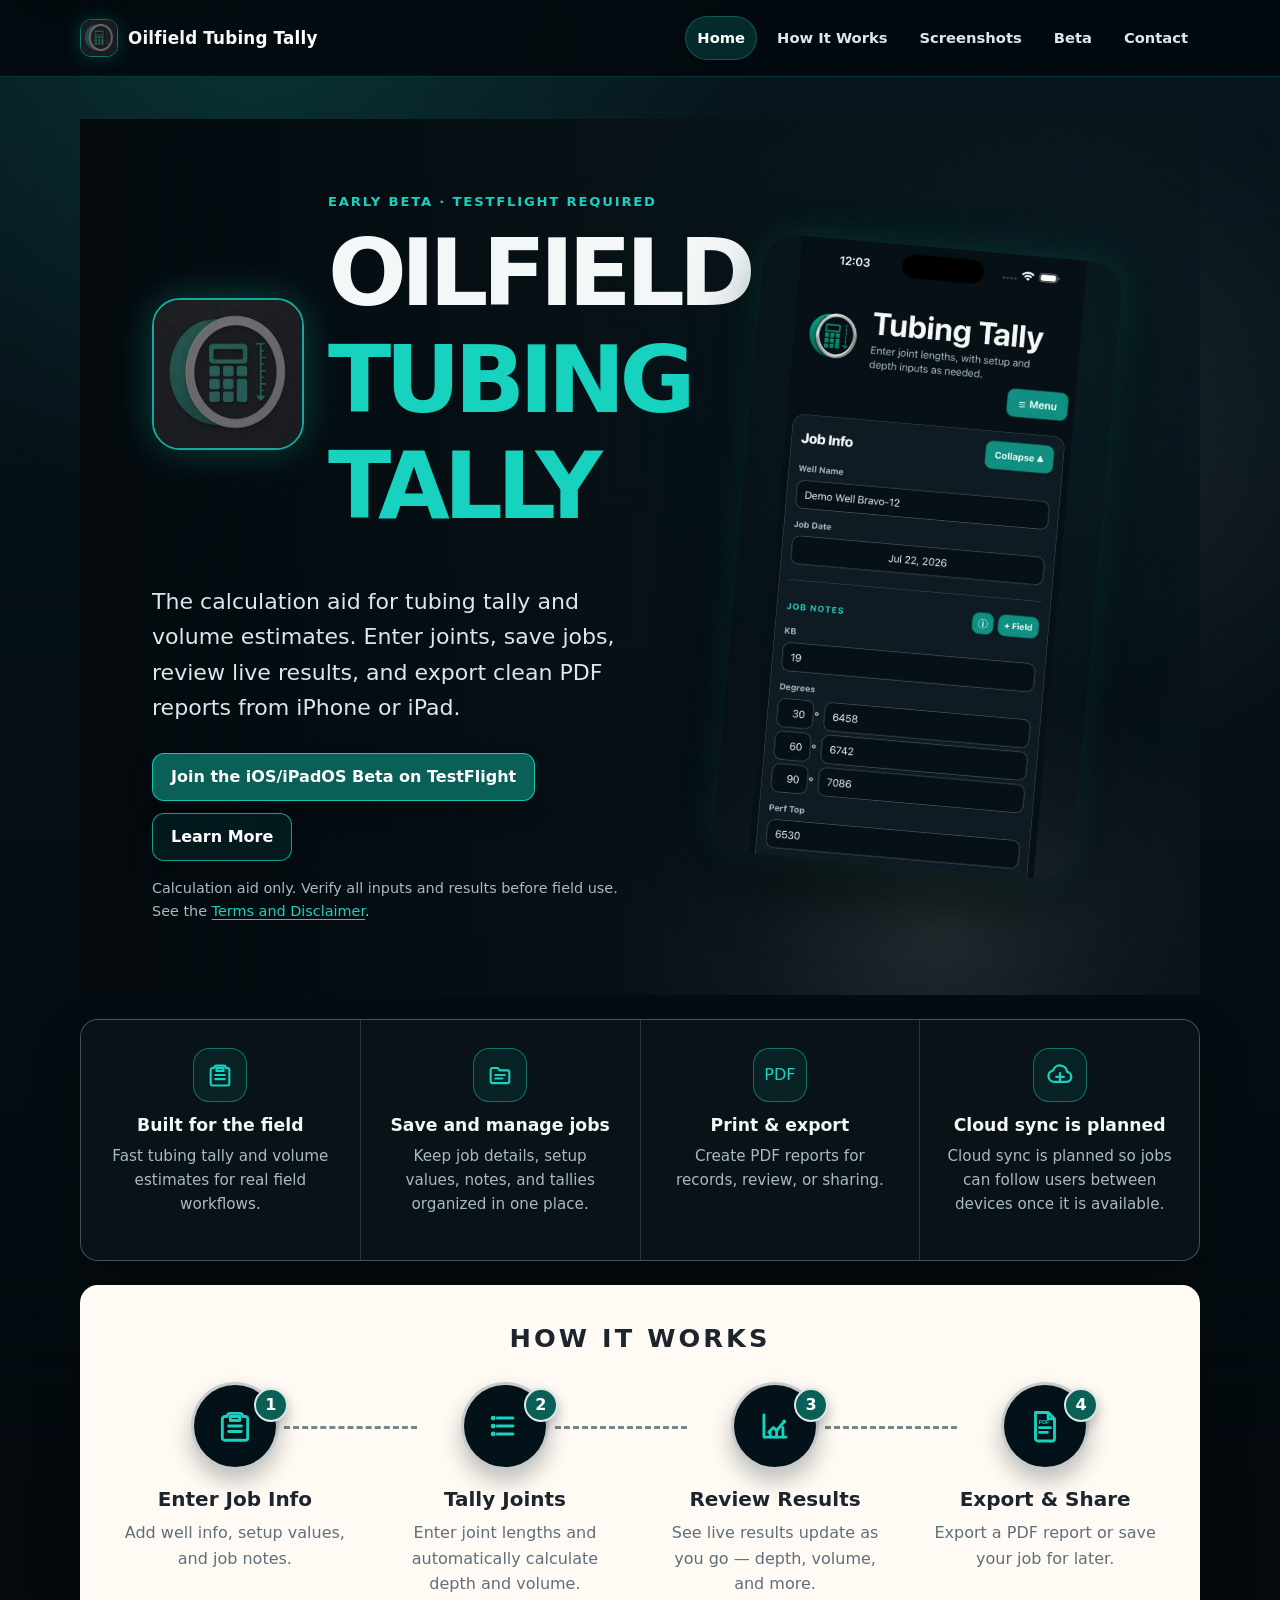
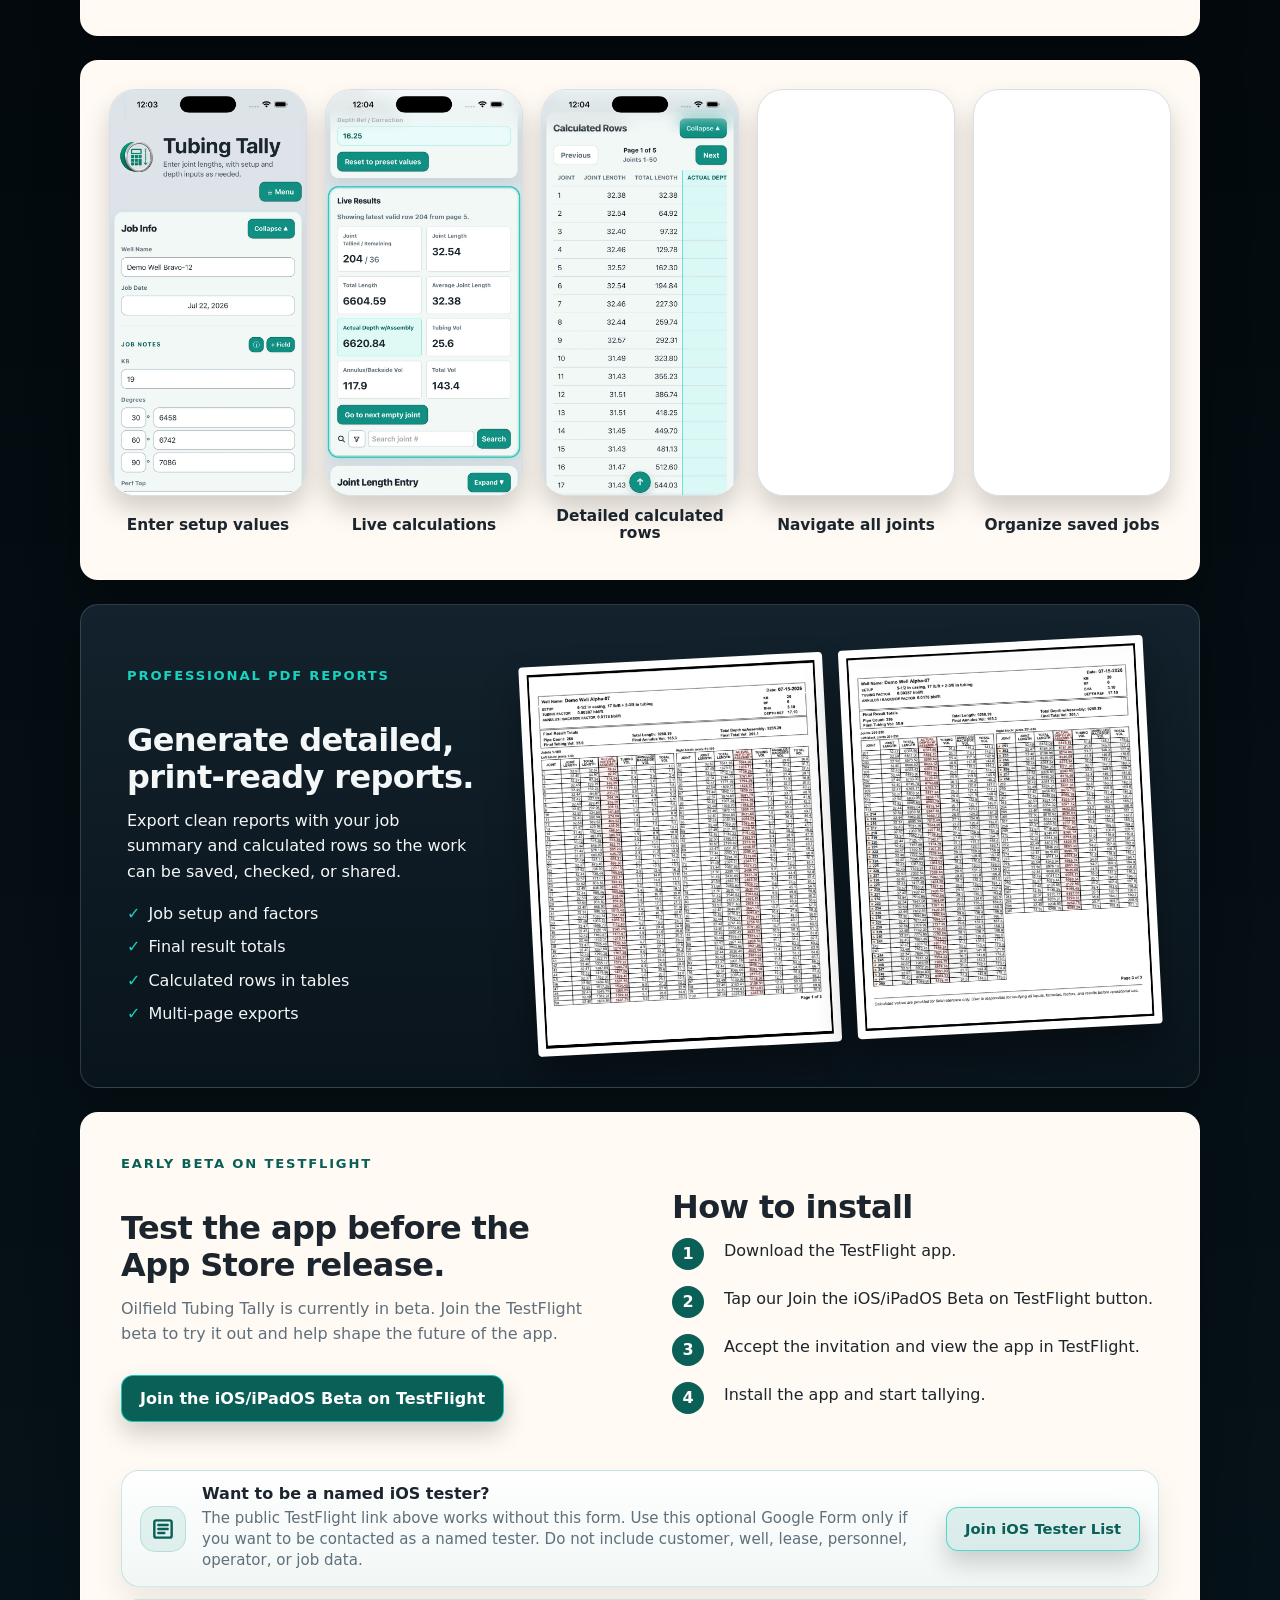
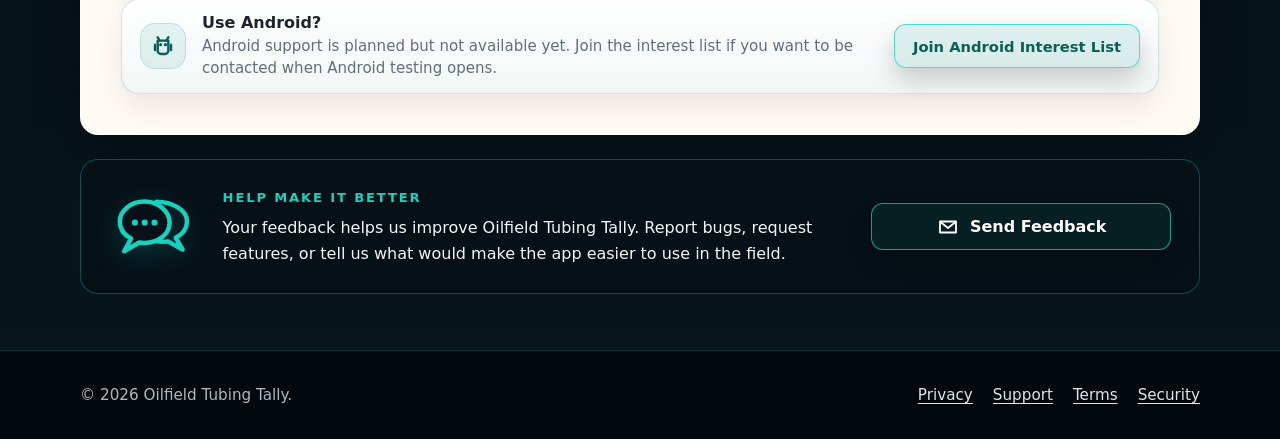
<file: index.html>
<!doctype html>
<html lang="en">
  <head>
    <meta charset="utf-8" />
    <meta name="viewport" content="width=device-width, initial-scale=1" />
    <title>Oilfield Tubing Tally | iPhone &amp; iPad TestFlight Beta</title>
    <meta
      name="description"
      content="Oilfield Tubing Tally is an iPhone and iPad TestFlight beta for tubing tally and volume estimates. Android is planned but not available yet."
    />
    <link rel="canonical" href="https://oilfieldtubingtally.com/" />
    <meta name="theme-color" content="#061015" />
    <meta property="og:type" content="website" />
    <meta property="og:site_name" content="Oilfield Tubing Tally" />
    <meta property="og:title" content="Oilfield Tubing Tally | iPhone &amp; iPad TestFlight Beta" />
    <meta property="og:description" content="Tubing tally and volume estimates for iPhone and iPad. Join the TestFlight beta." />
    <meta property="og:url" content="https://oilfieldtubingtally.com/" />
    <meta property="og:image" content="https://oilfieldtubingtally.com/og-image.png" />
    <meta property="og:image:width" content="1200" />
    <meta property="og:image:height" content="630" />
    <meta property="og:image:alt" content="Oilfield Tubing Tally app icon and Job Info screen" />
    <meta name="twitter:card" content="summary_large_image" />
    <link rel="icon" href="favicon.ico" sizes="any" />
    <link rel="apple-touch-icon" href="apple-touch-icon.png" />
    <link rel="stylesheet" href="styles.css" />
  </head>
  <body>
    <a class="skip-link" href="#main-content">Skip to main content</a>
    <header class="site-header">
      <div class="container header-inner">
        <a class="site-title" href="index.html" aria-label="Oilfield Tubing Tally home">
          <img class="site-title-icon" src="app-icon.webp" width="360" height="360" alt="" aria-hidden="true" />
          <span>Oilfield Tubing Tally</span>
        </a>
        <nav class="site-nav" aria-label="Main navigation">
          <a href="index.html" aria-current="page">Home</a>
          <a href="#how-it-works">How It Works</a>
          <a href="#screenshots">Screenshots</a>
          <a href="#beta">Beta</a>
          <a href="support.html">Contact</a>
        </nav>
      </div>
    </header>

    <main class="page-content" id="main-content" tabindex="-1">
      <section class="container hero landing-hero">
        <div class="hero-grid">
          <div class="hero-copy">
            <div class="hero-brand-row">
              <img class="hero-logo" src="app-icon.webp" width="360" height="360" alt="Oilfield Tubing Tally app icon" />
              <div>
                <p class="eyebrow">Early Beta · TestFlight Required</p>
                <h1>Oilfield <strong>Tubing Tally</strong></h1>
              </div>
            </div>
            <p class="lead">
              The calculation aid for tubing tally and volume estimates. Enter joints, save jobs, review live results, and export clean PDF reports from iPhone or iPad.
            </p>
            <div class="button-row" aria-label="Beta actions">
              <a class="button primary" href="https://testflight.apple.com/join/KGdJaCgT">
                Join the iOS/iPadOS Beta on TestFlight
              </a>
              <a class="button" href="#how-it-works">Learn More</a>
            </div>
            <p class="hero-note">
              Calculation aid only. Verify all inputs and results before field use. See the <a href="terms.html">Terms and Disclaimer</a>.
            </p>
          </div>

          <div class="hero-visual" aria-label="Oilfield Tubing Tally app preview">
            <img class="hero-phone" src="screenshots/job-info-dark.webp" width="720" height="1564" fetchpriority="high" alt="Oilfield Tubing Tally Job Info screen in dark mode" />
          </div>
        </div>
      </section>

      <section class="container feature-strip" aria-label="Oilfield Tubing Tally features">
        <h2 class="visually-hidden">Features</h2>
        <article class="feature-card">
          <div class="feature-icon" aria-hidden="true">
            <svg viewBox="0 0 24 24" width="28" height="28" focusable="false">
              <path d="M9 4h6a2 2 0 0 1 2 2h1.5A1.5 1.5 0 0 1 20 7.5v12A1.5 1.5 0 0 1 18.5 21h-13A1.5 1.5 0 0 1 4 19.5v-12A1.5 1.5 0 0 1 5.5 6H7a2 2 0 0 1 2-2Z" fill="none" stroke="currentColor" stroke-width="1.8" stroke-linejoin="round" />
              <path d="M9 6h6v2.5H9V6Z" fill="none" stroke="currentColor" stroke-width="1.8" stroke-linejoin="round" />
              <path d="M8 12h8M8 15.5h8" fill="none" stroke="currentColor" stroke-width="1.8" stroke-linecap="round" />
            </svg>
          </div>
          <h3>Built for the field</h3>
          <p>Fast tubing tally and volume estimates for real field workflows.</p>
        </article>
        <article class="feature-card">
          <div class="feature-icon" aria-hidden="true">
            <svg viewBox="0 0 24 24" width="28" height="28" focusable="false">
              <path d="M4 7.5A1.5 1.5 0 0 1 5.5 6H10l1.7 2H18.5A1.5 1.5 0 0 1 20 9.5v8A1.5 1.5 0 0 1 18.5 19h-13A1.5 1.5 0 0 1 4 17.5v-10Z" fill="none" stroke="currentColor" stroke-width="1.8" stroke-linejoin="round" />
              <path d="M8 12h8M8 15h6" fill="none" stroke="currentColor" stroke-width="1.8" stroke-linecap="round" />
            </svg>
          </div>
          <h3>Save and manage jobs</h3>
          <p>Keep job details, setup values, notes, and tallies organized in one place.</p>
        </article>
        <article class="feature-card">
          <div class="feature-icon" aria-hidden="true">PDF</div>
          <h3>Print &amp; export</h3>
          <p>Create PDF reports for records, review, or sharing.</p>
        </article>
        <article class="feature-card">
          <div class="feature-icon" aria-hidden="true">
            <svg viewBox="0 0 24 24" width="30" height="30" focusable="false">
              <path d="M7.5 17.5H17a4 4 0 0 0 .7-7.94A5.8 5.8 0 0 0 6.42 8.4A4.6 4.6 0 0 0 7.5 17.5Z" fill="none" stroke="currentColor" stroke-width="1.8" stroke-linecap="round" stroke-linejoin="round" />
              <path d="M9 13.5h6M12 10.5v6" fill="none" stroke="currentColor" stroke-width="1.8" stroke-linecap="round" />
            </svg>
          </div>
          <h3>Cloud sync is planned</h3>
          <p>Cloud sync is planned so jobs can follow users between devices once it is available.</p>
        </article>
      </section>

      <section class="container light-panel how-it-works" id="how-it-works">
        <h2 class="eyebrow">How It Works</h2>
        <div class="steps">
          <article class="step">
            <div class="step-icon-wrap">
              <div class="step-icon" aria-hidden="true">
                <svg viewBox="0 0 24 24" width="38" height="38" focusable="false">
                  <path d="M9 4h6a2 2 0 0 1 2 2h1.5A1.5 1.5 0 0 1 20 7.5v12A1.5 1.5 0 0 1 18.5 21h-13A1.5 1.5 0 0 1 4 19.5v-12A1.5 1.5 0 0 1 5.5 6H7a2 2 0 0 1 2-2Z" fill="none" stroke="currentColor" stroke-width="1.8" stroke-linejoin="round" />
                  <path d="M9 6h6v2.5H9V6Z" fill="none" stroke="currentColor" stroke-width="1.8" stroke-linejoin="round" />
                  <path d="M8 12h8M8 15.5h8" fill="none" stroke="currentColor" stroke-width="1.8" stroke-linecap="round" />
                </svg>
              </div>
              <span class="step-number">1</span>
            </div>
            <h3>Enter Job Info</h3>
            <p>Add well info, setup values, and job notes.</p>
          </article>
          <article class="step">
            <div class="step-icon-wrap">
              <div class="step-icon" aria-hidden="true">
                <svg viewBox="0 0 24 24" width="38" height="38" focusable="false">
                  <path d="M7 7h10M7 12h10M7 17h10" fill="none" stroke="currentColor" stroke-width="1.9" stroke-linecap="round" />
                  <path d="M4.5 7h.01M4.5 12h.01M4.5 17h.01" fill="none" stroke="currentColor" stroke-width="3" stroke-linecap="round" />
                </svg>
              </div>
              <span class="step-number">2</span>
            </div>
            <h3>Tally Joints</h3>
            <p>Enter joint lengths and automatically calculate depth and volume.</p>
          </article>
          <article class="step">
            <div class="step-icon-wrap">
              <div class="step-icon" aria-hidden="true">
                <svg viewBox="0 0 24 24" width="38" height="38" focusable="false">
                  <path d="M5 19V5M5 19h14" fill="none" stroke="currentColor" stroke-width="1.8" stroke-linecap="round" />
                  <path d="M8 16l3-3 2 2 5-6" fill="none" stroke="currentColor" stroke-width="1.8" stroke-linecap="round" stroke-linejoin="round" />
                  <path d="M17.5 9H18v.5" fill="none" stroke="currentColor" stroke-width="1.8" stroke-linecap="round" stroke-linejoin="round" />
                  <path d="M9 19v-2.5M13 19v-3M17 19v-6" fill="none" stroke="currentColor" stroke-width="1.8" stroke-linecap="round" />
                </svg>
              </div>
              <span class="step-number">3</span>
            </div>
            <h3>Review Results</h3>
            <p>See live results update as you go — depth, volume, and more.</p>
          </article>
          <article class="step">
            <div class="step-icon-wrap">
              <div class="step-icon" aria-hidden="true">
                <svg viewBox="0 0 24 24" width="38" height="38" focusable="false">
                  <path d="M6 3.5h8l4 4V20a1.5 1.5 0 0 1-1.5 1.5h-9A1.5 1.5 0 0 1 6 20V3.5Z" fill="none" stroke="currentColor" stroke-width="1.8" stroke-linejoin="round" />
                  <path d="M14 3.5v4h4" fill="none" stroke="currentColor" stroke-width="1.8" stroke-linejoin="round" />
                  <path d="M8.5 13h7M8.5 16h5" fill="none" stroke="currentColor" stroke-width="1.8" stroke-linecap="round" />
                  <text x="8" y="11" fill="currentColor" font-size="3.4" font-family="Arial, sans-serif" font-weight="700">PDF</text>
                </svg>
              </div>
              <span class="step-number">4</span>
            </div>
            <h3>Export &amp; Share</h3>
            <p>Export a PDF report or save your job for later.</p>
          </article>
        </div>
      </section>

      <section class="container light-panel screenshot-panel" id="screenshots">
        <h2 class="visually-hidden">App screenshots</h2>
        <div class="screenshot-grid">
          <article class="screenshot-card">
            <img src="screenshots/job-info-light.webp" width="720" height="1564" alt="Job Info screen showing well name, job date, and notes" loading="lazy" decoding="async" />
            <h3>Enter setup values</h3>
          </article>
          <article class="screenshot-card">
            <img src="screenshots/live-results.webp" width="720" height="1564" alt="Live Results screen showing tally totals and volume estimates" loading="lazy" decoding="async" />
            <h3>Live calculations</h3>
          </article>
          <article class="screenshot-card">
            <img src="screenshots/calculated-rows-page-1.webp" width="720" height="1564" alt="Calculated Rows table showing synthetic joint lengths and cumulative totals" loading="lazy" decoding="async" />
            <h3>Detailed calculated rows</h3>
          </article>
          <article class="screenshot-card">
            <img src="screenshots/calculated-rows-page-5.webp" width="720" height="1564" alt="Calculated Rows table showing later joint rows" loading="lazy" decoding="async" />
            <h3>Navigate all joints</h3>
          </article>
          <article class="screenshot-card">
            <img src="screenshots/saved-jobs.webp" width="720" height="1564" alt="Saved Jobs screen showing saved demo jobs" loading="lazy" decoding="async" />
            <h3>Organize saved jobs</h3>
          </article>
        </div>
      </section>

      <section class="container card report-section" aria-label="Professional PDF reports">
        <div>
          <p class="eyebrow">Professional PDF Reports</p>
          <h2>Generate detailed, print-ready reports.</h2>
          <p>
            Export clean reports with your job summary and calculated rows so the work can be saved, checked, or shared.
          </p>
          <ul class="check-list">
            <li>Job setup and factors</li>
            <li>Final result totals</li>
            <li>Calculated rows in tables</li>
            <li>Multi-page exports</li>
          </ul>
        </div>
        <div class="report-images">
          <img src="screenshots/report-page-1.webp" width="1000" height="1296" alt="Demo PDF report showing job setup, totals, and calculated joint rows." loading="lazy" decoding="async" />
          <img src="screenshots/report-page-3.webp" width="1000" height="1292" alt="Demo PDF report continuation showing later calculated joint rows." loading="lazy" decoding="async" />
        </div>
      </section>

      <section class="container beta-panel" id="beta">
        <div>
          <p class="eyebrow">Early Beta on TestFlight</p>
          <h2>Test the app before the App Store release.</h2>
          <p>
            Oilfield Tubing Tally is currently in beta. Join the TestFlight beta to try it out and help shape the future of the app.
          </p>
          <div class="button-row">
            <a class="button primary" href="https://testflight.apple.com/join/KGdJaCgT">
              Join the iOS/iPadOS Beta on TestFlight
            </a>
          </div>
        </div>
        <div>
          <h2>How to install</h2>
          <ol class="install-steps">
            <li>Download the TestFlight app.</li>
            <li>Tap our Join the iOS/iPadOS Beta on TestFlight button.</li>
            <li>Accept the invitation and view the app in TestFlight.</li>
            <li>Install the app and start tallying.</li>
          </ol>
        </div>
        <div class="tester-actions" aria-label="Beta tester options">
          <article class="tester-card tester-card-ios">
            <div class="tester-card-icon" aria-hidden="true">
              <svg viewBox="0 0 24 24" width="32" height="32" focusable="false">
                <path d="M7 5.5h10A1.5 1.5 0 0 1 18.5 7v10A1.5 1.5 0 0 1 17 18.5H7A1.5 1.5 0 0 1 5.5 17V7A1.5 1.5 0 0 1 7 5.5Z" fill="none" stroke="currentColor" stroke-width="1.8" stroke-linejoin="round" />
                <path d="M8.5 9h7M8.5 12h7M8.5 15h4.5" fill="none" stroke="currentColor" stroke-width="1.8" stroke-linecap="round" />
              </svg>
            </div>
            <div class="tester-card-copy">
              <h3>Want to be a named iOS tester?</h3>
              <p>
                The public TestFlight link above works without this form. Use this optional Google Form only if you want to be contacted as a named tester. Do not include customer, well, lease, personnel, operator, or job data.
              </p>
            </div>
            <a class="button tester-button" href="https://docs.google.com/forms/d/e/1FAIpQLSeQOKlSQHjr9TGI9lwuAEzwMfUP2QIlTaUS2lN_r37uoS_1oA/viewform?usp=header" target="_blank" rel="noopener noreferrer">
              Join iOS Tester List<span class="visually-hidden"> (opens in a new tab)</span>
            </a>
          </article>
          <article class="tester-card tester-card-android">
            <div class="tester-card-icon" aria-hidden="true">
              <svg viewBox="0 0 24 24" width="32" height="32" focusable="false">
                <path d="M8 8h8v7.5A2.5 2.5 0 0 1 13.5 18h-3A2.5 2.5 0 0 1 8 15.5V8Z" fill="none" stroke="currentColor" stroke-width="1.8" stroke-linejoin="round" />
                <path d="M9.5 8 8 5.5M14.5 8 16 5.5M6 11v4M18 11v4" fill="none" stroke="currentColor" stroke-width="1.8" stroke-linecap="round" />
                <path d="M10.2 11h.01M13.8 11h.01" fill="none" stroke="currentColor" stroke-width="2.4" stroke-linecap="round" />
              </svg>
            </div>
            <div class="tester-card-copy">
              <h3>Use Android?</h3>
              <p>
                Android support is planned but not available yet. Join the interest list if you want to be contacted when Android testing opens.
              </p>
            </div>
            <a class="button tester-button" href="https://docs.google.com/forms/d/e/1FAIpQLSeE-5XJQgkFIjA-pkTyPq95oX7RPIwSY5m1NbZWNVMayE_xew/viewform?usp=header" target="_blank" rel="noopener noreferrer">
              Join Android Interest List<span class="visually-hidden"> (opens in a new tab)</span>
            </a>
          </article>
        </div>
      </section>

      <section class="container feedback-band" aria-label="Feedback and support">
        <div class="feedback-copy">
          <div class="feedback-icon" aria-hidden="true">
            <svg viewBox="0 0 64 64" width="64" height="64" focusable="false">
              <path d="M33.9 14.1c11.6 0 21.8 6.2 21.8 14 0 5-3.2 9.3-8 11.8l4.9 8.4-10.5-5.9c-1.1.2-2.3.3-3.6.3-3.4 0-6.6-0.8-9.2-2.3" fill="none" stroke="currentColor" stroke-width="3.2" stroke-linecap="round" stroke-linejoin="round" />
              <path d="M25.5 14c-9.8 0-17.8 6.4-17.8 14.4 0 5 3.2 9.4 8.1 12l-5 9.1 10.8-6.3c1.2.2 2.5.3 3.9.3 9.8 0 17.8-6.4 17.8-14.4S35.3 14 25.5 14Z" fill="#071117" stroke="currentColor" stroke-width="3.2" stroke-linecap="round" stroke-linejoin="round" />
              <path d="M18.5 28.9h.01M25.5 28.9h.01M32.5 28.9h.01" fill="none" stroke="currentColor" stroke-width="4.4" stroke-linecap="round" />
            </svg>
          </div>
          <div>
            <p class="eyebrow">Help make it better</p>
            <p>
              Your feedback helps us improve Oilfield Tubing Tally. Report bugs, request features, or tell us what would make the app easier to use in the field.
            </p>
          </div>
        </div>
        <a class="button feedback-button" href="support.html">
          <svg viewBox="0 0 24 24" width="24" height="24" aria-hidden="true" focusable="false">
            <path d="M4 6.5h16v11H4v-11Z" fill="none" stroke="currentColor" stroke-width="1.8" stroke-linejoin="round" />
            <path d="m4.5 7 7.5 6 7.5-6" fill="none" stroke="currentColor" stroke-width="1.8" stroke-linecap="round" stroke-linejoin="round" />
          </svg>
          <span>Send Feedback</span>
        </a>
      </section>
    </main>

    <footer class="site-footer">
      <div class="container footer-inner">
        <p>&copy; 2026 Oilfield Tubing Tally.</p>
        <nav class="footer-nav" aria-label="Footer navigation">
          <a href="privacy.html">Privacy</a>
          <a href="support.html">Support</a>
          <a href="terms.html">Terms</a>
          <a href="security.html">Security</a>
        </nav>
      </div>
    </footer>
  </body>
</html>
</file>
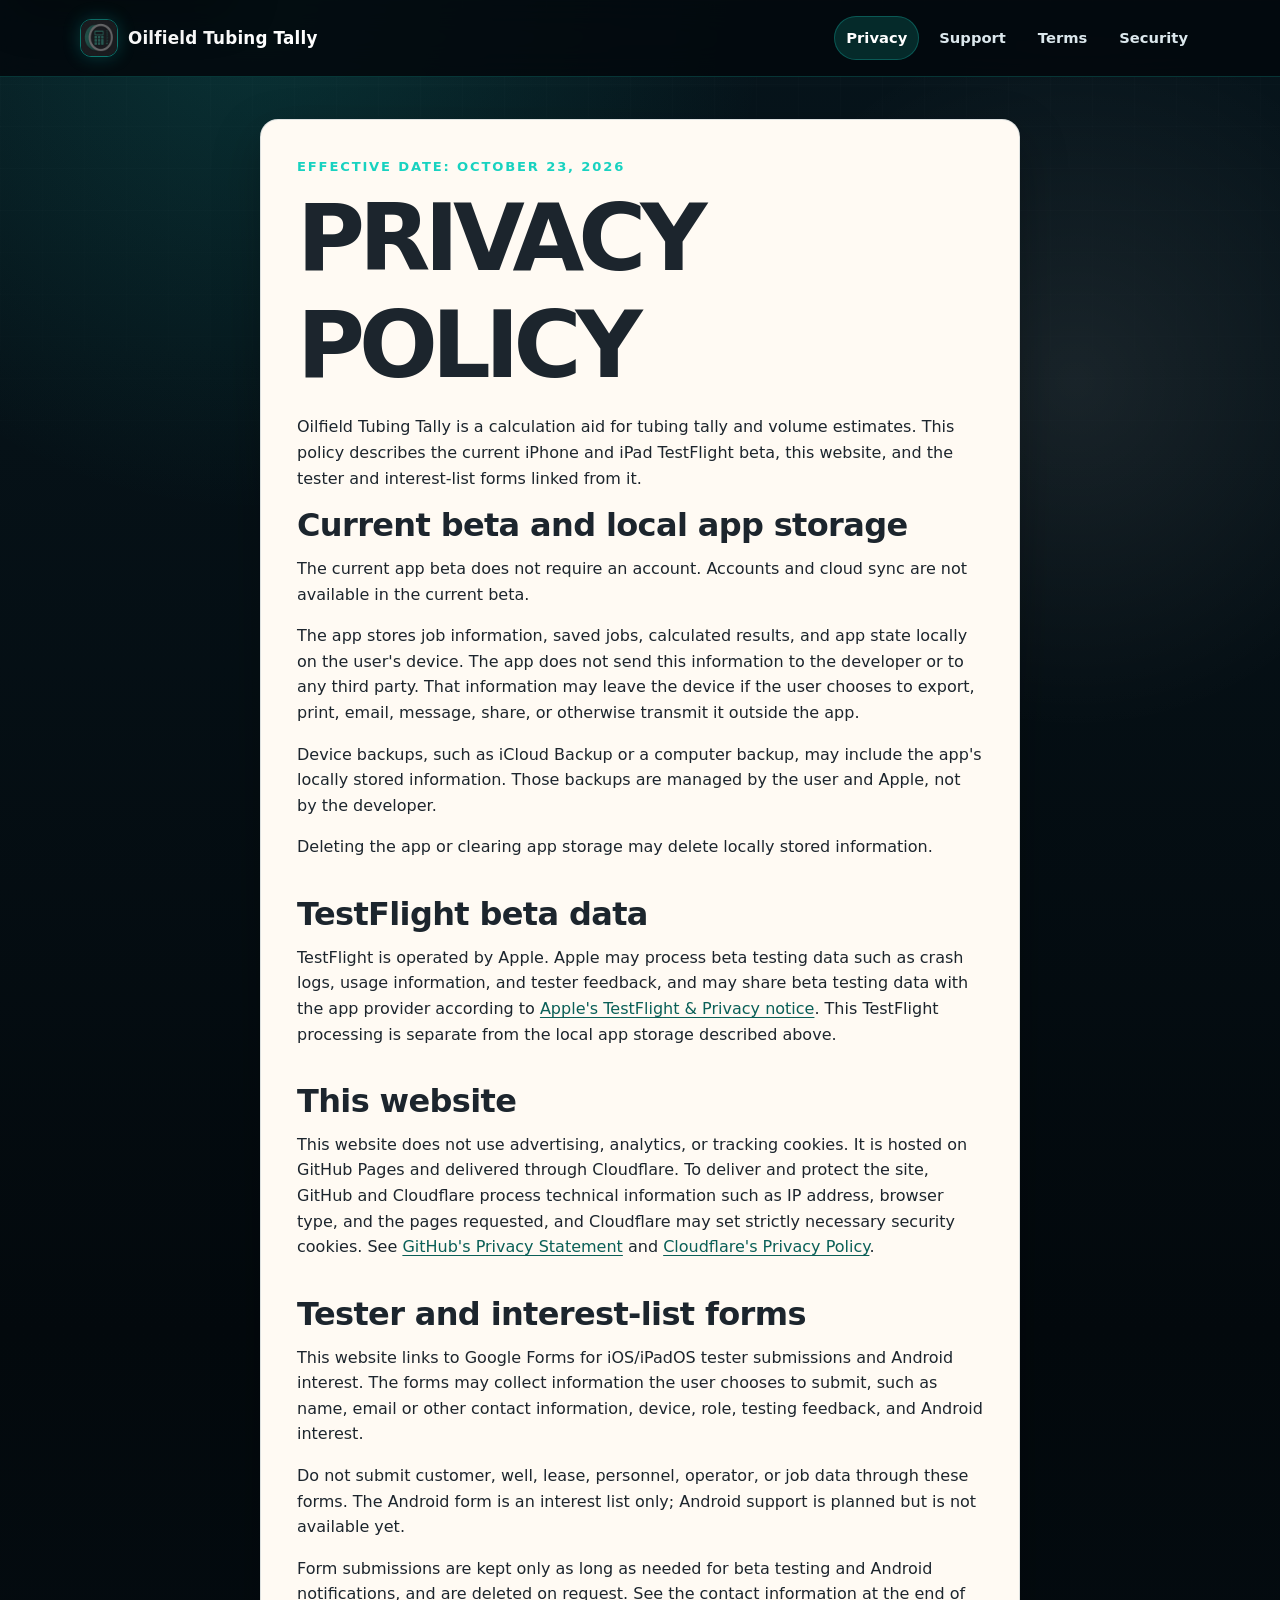
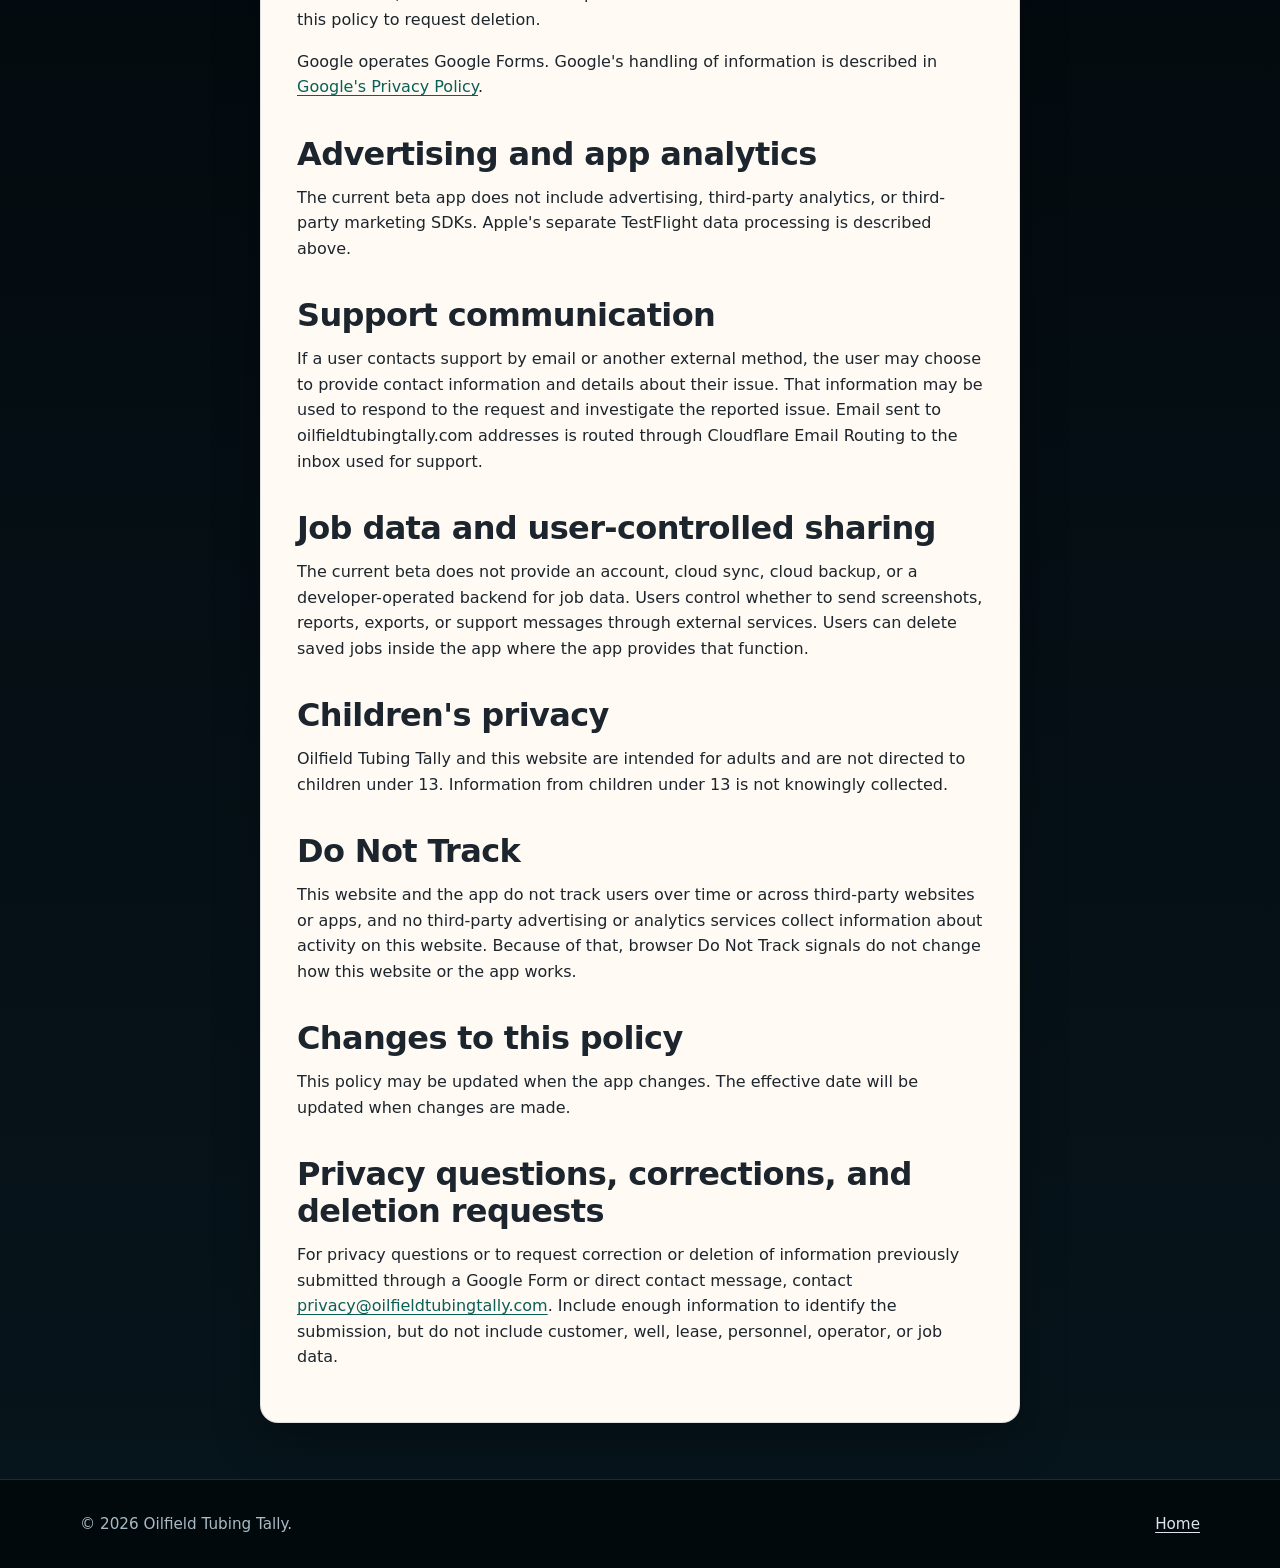
<file: privacy.html>
<!doctype html>
<html lang="en">
  <head>
    <meta charset="utf-8" />
    <meta name="viewport" content="width=device-width, initial-scale=1" />
    <title>Privacy Policy | Oilfield Tubing Tally</title>
    <meta name="description" content="Privacy Policy for Oilfield Tubing Tally." />
    <link rel="canonical" href="https://oilfieldtubingtally.com/privacy.html" />
    <meta name="theme-color" content="#061015" />
    <meta property="og:type" content="website" />
    <meta property="og:site_name" content="Oilfield Tubing Tally" />
    <meta property="og:title" content="Privacy Policy | Oilfield Tubing Tally" />
    <meta property="og:description" content="Privacy Policy for Oilfield Tubing Tally." />
    <meta property="og:url" content="https://oilfieldtubingtally.com/privacy.html" />
    <meta property="og:image" content="https://oilfieldtubingtally.com/og-image.png" />
    <meta property="og:image:width" content="1200" />
    <meta property="og:image:height" content="630" />
    <meta property="og:image:alt" content="Oilfield Tubing Tally app icon and Job Info screen" />
    <meta name="twitter:card" content="summary_large_image" />
    <link rel="icon" href="favicon.ico" sizes="any" />
    <link rel="apple-touch-icon" href="apple-touch-icon.png" />
    <link rel="stylesheet" href="styles.css" />
  </head>
  <body>
    <a class="skip-link" href="#main-content">Skip to main content</a>
    <header class="site-header">
      <div class="container header-inner">
        <a class="site-title" href="index.html" aria-label="Oilfield Tubing Tally home">
          <img class="site-title-icon" src="app-icon.webp" width="360" height="360" alt="" aria-hidden="true" />
          <span>Oilfield Tubing Tally</span>
        </a>
        <nav class="site-nav" aria-label="Main navigation">
          <a href="privacy.html" aria-current="page">Privacy</a>
          <a href="support.html">Support</a>
          <a href="terms.html">Terms</a>
          <a href="security.html">Security</a>
        </nav>
      </div>
    </header>

    <main class="container page-content narrow" id="main-content" tabindex="-1">
      <article class="card document">
        <p class="eyebrow">Effective date: October 23, 2026</p>
        <h1>Privacy Policy</h1>
        <p>
          Oilfield Tubing Tally is a calculation aid for tubing tally and volume
          estimates. This policy describes the current iPhone and iPad TestFlight
          beta, this website, and the tester and interest-list forms linked from it.
        </p>

        <h2>Current beta and local app storage</h2>
        <p>
          The current app beta does not require an account. Accounts and cloud sync
          are not available in the current beta.
        </p>
        <p>
          The app stores job information, saved jobs, calculated results, and app
          state locally on the user&apos;s device. The app does not send this
          information to the developer or to any third party. That information
          may leave the device if the user chooses to export, print, email, message,
          share, or otherwise transmit it outside the app.
        </p>
        <p>
          Device backups, such as iCloud Backup or a computer backup, may include
          the app&apos;s locally stored information. Those backups are managed by
          the user and Apple, not by the developer.
        </p>
        <p>
          Deleting the app or clearing app storage may delete locally stored
          information.
        </p>

        <h2>TestFlight beta data</h2>
        <p>
          TestFlight is operated by Apple. Apple may process beta testing data such
          as crash logs, usage information, and tester feedback, and may share beta
          testing data with the app provider according to
          <a href="https://www.apple.com/legal/privacy/data/en/test-flight/">Apple&apos;s TestFlight &amp; Privacy notice</a>.
          This TestFlight processing is separate from the local app storage
          described above.
        </p>

        <h2>This website</h2>
        <p>
          This website does not use advertising, analytics, or tracking cookies.
          It is hosted on GitHub Pages and delivered through Cloudflare. To
          deliver and protect the site, GitHub and Cloudflare process technical
          information such as IP address, browser type, and the pages requested,
          and Cloudflare may set strictly necessary security cookies. See
          <a href="https://docs.github.com/en/site-policy/privacy-policies/github-general-privacy-statement">GitHub&apos;s Privacy Statement</a>
          and
          <a href="https://www.cloudflare.com/privacypolicy/">Cloudflare&apos;s Privacy Policy</a>.
        </p>

        <h2>Tester and interest-list forms</h2>
        <p>
          This website links to Google Forms for iOS/iPadOS tester submissions and
          Android interest. The forms may collect information the user chooses to
          submit, such as name, email or other contact information, device, role,
          testing feedback, and Android interest.
        </p>
        <p>
          Do not submit customer, well, lease, personnel, operator, or job data
          through these forms. The Android form is an interest list only; Android
          support is planned but is not available yet.
        </p>
        <p>
          Form submissions are kept only as long as needed for beta testing and
          Android notifications, and are deleted on request. See the contact
          information at the end of this policy to request deletion.
        </p>
        <p>
          Google operates Google Forms. Google&apos;s handling of information is
          described in
          <a href="https://policies.google.com/privacy">Google&apos;s Privacy Policy</a>.
        </p>

        <h2>Advertising and app analytics</h2>
        <p>
          The current beta app does not include advertising, third-party analytics,
          or third-party marketing SDKs. Apple&apos;s separate TestFlight data
          processing is described above.
        </p>

        <h2>Support communication</h2>
        <p>
          If a user contacts support by email or another external method, the user
          may choose to provide contact information and details about their issue.
          That information may be used to respond to the request and investigate
          the reported issue. Email sent to oilfieldtubingtally.com addresses is
          routed through Cloudflare Email Routing to the inbox used for support.
        </p>

        <h2>Job data and user-controlled sharing</h2>
        <p>
          The current beta does not provide an account, cloud sync, cloud backup, or
          a developer-operated backend for job data. Users control whether to send
          screenshots, reports, exports, or support messages through external
          services. Users can delete saved jobs inside the app where the app
          provides that function.
        </p>

        <h2>Children&apos;s privacy</h2>
        <p>
          Oilfield Tubing Tally and this website are intended for adults and are
          not directed to children under 13. Information from children under 13
          is not knowingly collected.
        </p>

        <h2>Do Not Track</h2>
        <p>
          This website and the app do not track users over time or across
          third-party websites or apps, and no third-party advertising or
          analytics services collect information about activity on this website.
          Because of that, browser Do Not Track signals do not change how this
          website or the app works.
        </p>

        <h2>Changes to this policy</h2>
        <p>
          This policy may be updated when the app changes. The effective date will
          be updated when changes are made.
        </p>

        <h2>Privacy questions, corrections, and deletion requests</h2>
        <p>
          For privacy questions or to request correction or deletion of
          information previously submitted through a Google Form or direct
          contact message, contact
          <!--email_off--><a href="mailto:privacy@oilfieldtubingtally.com">privacy@oilfieldtubingtally.com</a><!--/email_off-->.
          Include enough information to identify the submission, but do not include
          customer, well, lease, personnel, operator, or job data.
        </p>
      </article>
    </main>

    <footer class="site-footer">
      <div class="container footer-inner">
        <p>&copy; 2026 Oilfield Tubing Tally.</p>
        <p><a href="index.html">Home</a></p>
      </div>
    </footer>
  </body>
</html>
</file>
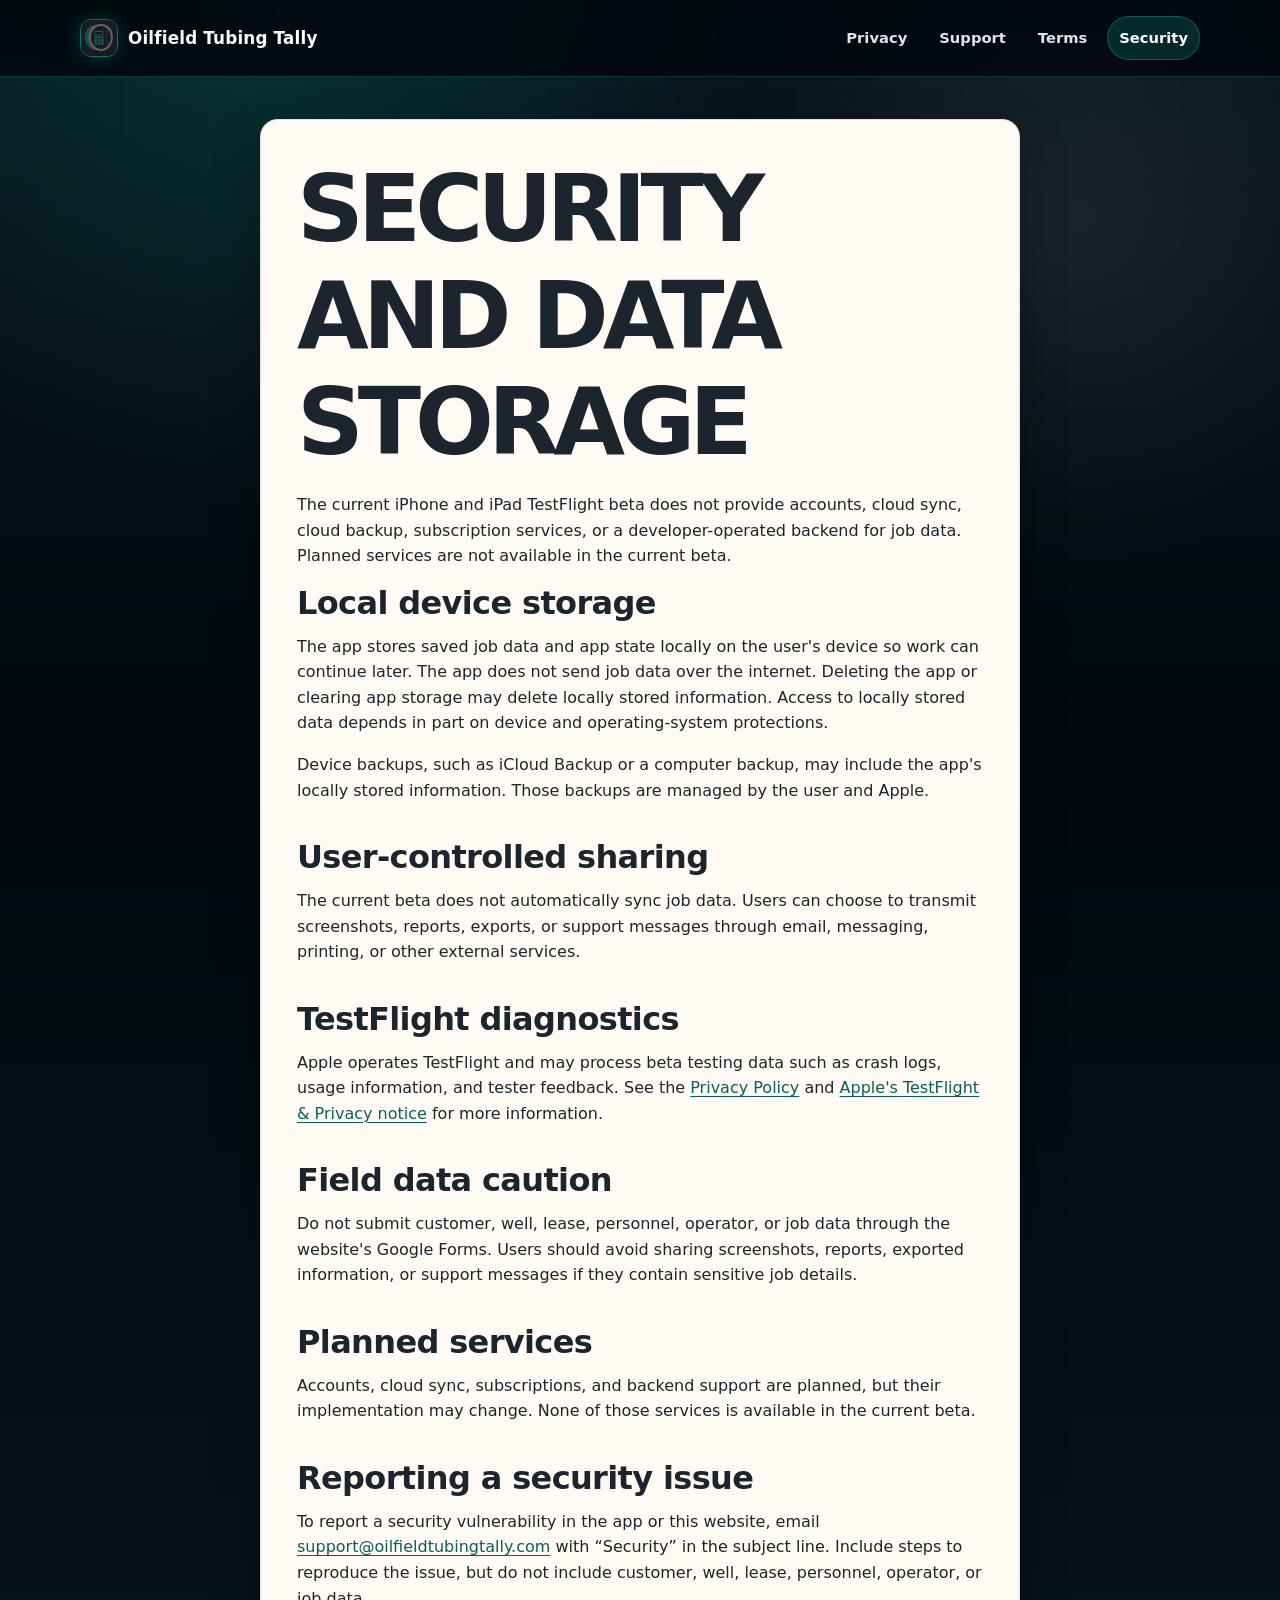
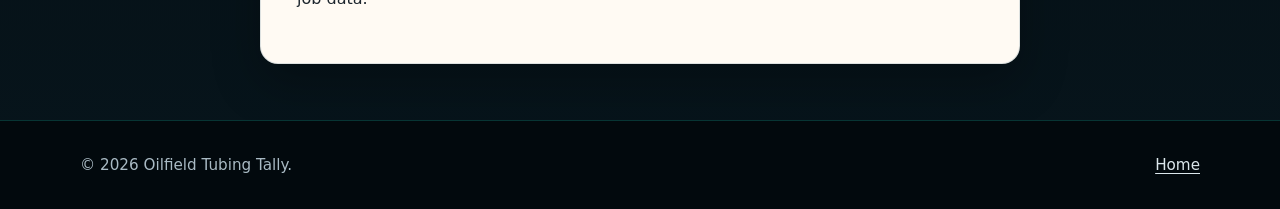
<file: security.html>
<!doctype html>
<html lang="en">
  <head>
    <meta charset="utf-8" />
    <meta name="viewport" content="width=device-width, initial-scale=1" />
    <title>Security | Oilfield Tubing Tally</title>
    <meta name="description" content="Security and data storage information for Oilfield Tubing Tally." />
    <link rel="canonical" href="https://oilfieldtubingtally.com/security.html" />
    <meta name="theme-color" content="#061015" />
    <meta property="og:type" content="website" />
    <meta property="og:site_name" content="Oilfield Tubing Tally" />
    <meta property="og:title" content="Security | Oilfield Tubing Tally" />
    <meta property="og:description" content="Security and data storage information for Oilfield Tubing Tally." />
    <meta property="og:url" content="https://oilfieldtubingtally.com/security.html" />
    <meta property="og:image" content="https://oilfieldtubingtally.com/og-image.png" />
    <meta property="og:image:width" content="1200" />
    <meta property="og:image:height" content="630" />
    <meta property="og:image:alt" content="Oilfield Tubing Tally app icon and Job Info screen" />
    <meta name="twitter:card" content="summary_large_image" />
    <link rel="icon" href="favicon.ico" sizes="any" />
    <link rel="apple-touch-icon" href="apple-touch-icon.png" />
    <link rel="stylesheet" href="styles.css" />
  </head>
  <body>
    <a class="skip-link" href="#main-content">Skip to main content</a>
    <header class="site-header">
      <div class="container header-inner">
        <a class="site-title" href="index.html" aria-label="Oilfield Tubing Tally home">
          <img class="site-title-icon" src="app-icon.webp" width="360" height="360" alt="" aria-hidden="true" />
          <span>Oilfield Tubing Tally</span>
        </a>
        <nav class="site-nav" aria-label="Main navigation">
          <a href="privacy.html">Privacy</a>
          <a href="support.html">Support</a>
          <a href="terms.html">Terms</a>
          <a href="security.html" aria-current="page">Security</a>
        </nav>
      </div>
    </header>

    <main class="container page-content narrow" id="main-content" tabindex="-1">
      <article class="card document">
        <h1>Security and Data Storage</h1>
        <p>
          The current iPhone and iPad TestFlight beta does not provide accounts,
          cloud sync, cloud backup, subscription services, or a developer-operated
          backend for job data. Planned services are not available in the current
          beta.
        </p>

        <h2>Local device storage</h2>
        <p>
          The app stores saved job data and app state locally on the user&apos;s
          device so work can continue later. The app does not send job data over
          the internet. Deleting the app or clearing app storage may delete
          locally stored information. Access to locally stored data depends in
          part on device and operating-system protections.
        </p>
        <p>
          Device backups, such as iCloud Backup or a computer backup, may include
          the app&apos;s locally stored information. Those backups are managed by
          the user and Apple.
        </p>

        <h2>User-controlled sharing</h2>
        <p>
          The current beta does not automatically sync job data. Users can choose to
          transmit screenshots, reports, exports, or support messages through email,
          messaging, printing, or other external services.
        </p>

        <h2>TestFlight diagnostics</h2>
        <p>
          Apple operates TestFlight and may process beta testing data such as crash
          logs, usage information, and tester feedback. See the
          <a href="privacy.html">Privacy Policy</a> and
          <a href="https://www.apple.com/legal/privacy/data/en/test-flight/">Apple&apos;s TestFlight &amp; Privacy notice</a>
          for more information.
        </p>

        <h2>Field data caution</h2>
        <p>
          Do not submit customer, well, lease, personnel, operator, or job data
          through the website&apos;s Google Forms. Users should avoid sharing
          screenshots, reports, exported information, or support messages if they
          contain sensitive job details.
        </p>

        <h2>Planned services</h2>
        <p>
          Accounts, cloud sync, subscriptions, and backend support are planned, but
          their implementation may change. None of those services is available in
          the current beta.
        </p>

        <h2>Reporting a security issue</h2>
        <p>
          To report a security vulnerability in the app or this website, email
          <!--email_off--><a href="mailto:support@oilfieldtubingtally.com">support@oilfieldtubingtally.com</a><!--/email_off-->
          with &ldquo;Security&rdquo; in the subject line. Include steps to
          reproduce the issue, but do not include customer, well, lease,
          personnel, operator, or job data.
        </p>
      </article>
    </main>

    <footer class="site-footer">
      <div class="container footer-inner">
        <p>&copy; 2026 Oilfield Tubing Tally.</p>
        <p><a href="index.html">Home</a></p>
      </div>
    </footer>
  </body>
</html>
</file>
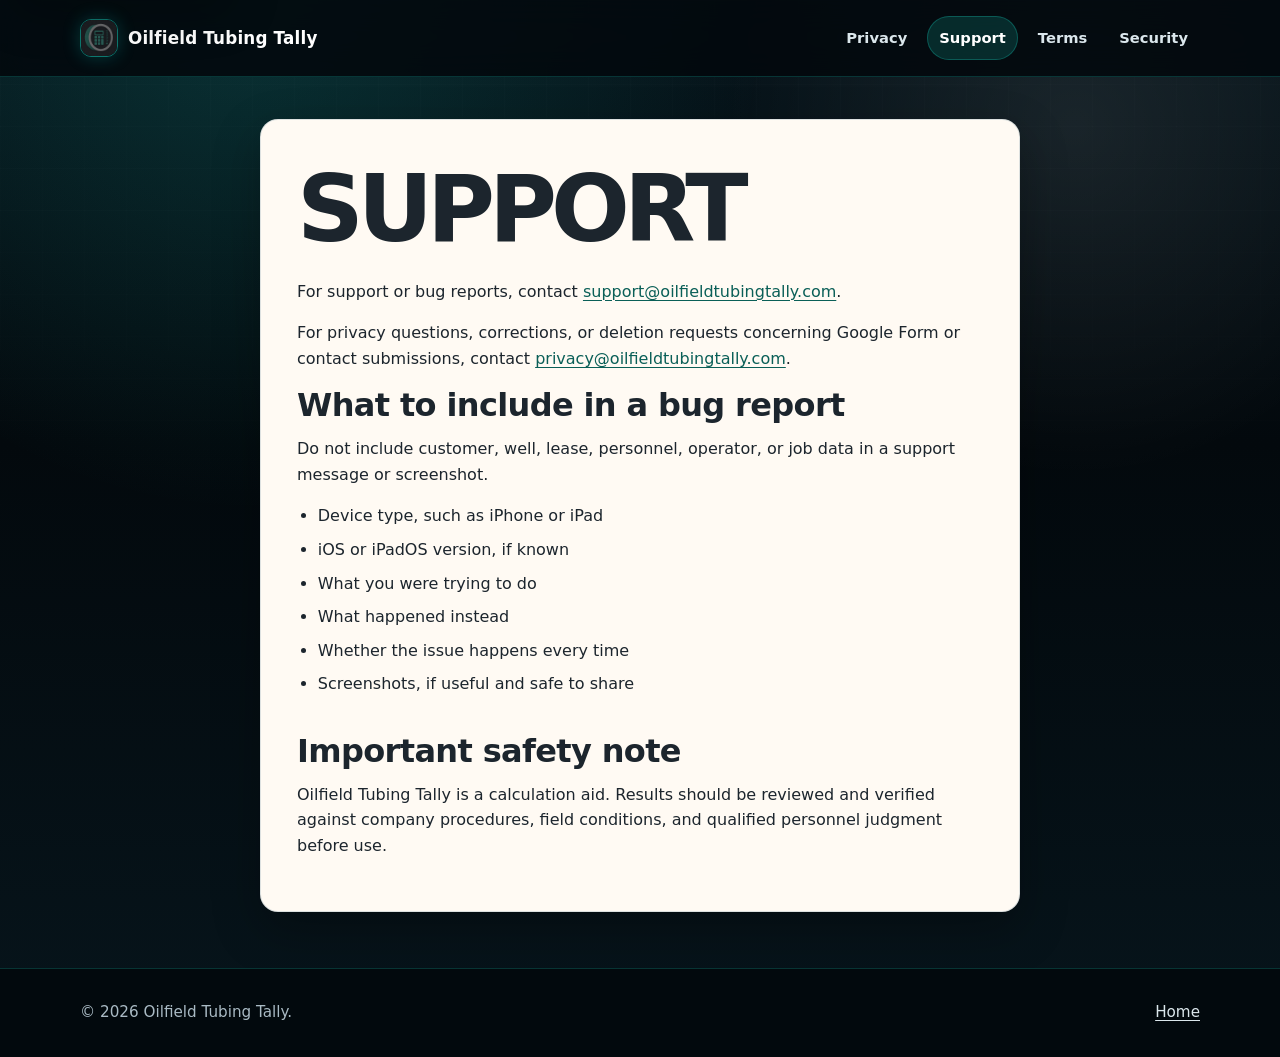
<file: support.html>
<!doctype html>
<html lang="en">
  <head>
    <meta charset="utf-8" />
    <meta name="viewport" content="width=device-width, initial-scale=1" />
    <title>Support | Oilfield Tubing Tally</title>
    <meta name="description" content="Support information for Oilfield Tubing Tally." />
    <link rel="canonical" href="https://oilfieldtubingtally.com/support.html" />
    <meta name="theme-color" content="#061015" />
    <meta property="og:type" content="website" />
    <meta property="og:site_name" content="Oilfield Tubing Tally" />
    <meta property="og:title" content="Support | Oilfield Tubing Tally" />
    <meta property="og:description" content="Support information for Oilfield Tubing Tally." />
    <meta property="og:url" content="https://oilfieldtubingtally.com/support.html" />
    <meta property="og:image" content="https://oilfieldtubingtally.com/og-image.png" />
    <meta property="og:image:width" content="1200" />
    <meta property="og:image:height" content="630" />
    <meta property="og:image:alt" content="Oilfield Tubing Tally app icon and Job Info screen" />
    <meta name="twitter:card" content="summary_large_image" />
    <link rel="icon" href="favicon.ico" sizes="any" />
    <link rel="apple-touch-icon" href="apple-touch-icon.png" />
    <link rel="stylesheet" href="styles.css" />
  </head>
  <body>
    <a class="skip-link" href="#main-content">Skip to main content</a>
    <header class="site-header">
      <div class="container header-inner">
        <a class="site-title" href="index.html" aria-label="Oilfield Tubing Tally home">
          <img class="site-title-icon" src="app-icon.webp" width="360" height="360" alt="" aria-hidden="true" />
          <span>Oilfield Tubing Tally</span>
        </a>
        <nav class="site-nav" aria-label="Main navigation">
          <a href="privacy.html">Privacy</a>
          <a href="support.html" aria-current="page">Support</a>
          <a href="terms.html">Terms</a>
          <a href="security.html">Security</a>
        </nav>
      </div>
    </header>

    <main class="container page-content narrow" id="main-content" tabindex="-1">
      <article class="card document">
        <h1>Support</h1>
        <p>
          For support or bug reports, contact
          <!--email_off--><a href="mailto:support@oilfieldtubingtally.com">support@oilfieldtubingtally.com</a><!--/email_off-->.
        </p>
        <p>
          For privacy questions, corrections, or deletion requests concerning
          Google Form or contact submissions, contact
          <!--email_off--><a href="mailto:privacy@oilfieldtubingtally.com">privacy@oilfieldtubingtally.com</a><!--/email_off-->.
        </p>

        <h2>What to include in a bug report</h2>
        <p>
          Do not include customer, well, lease, personnel, operator, or job data in
          a support message or screenshot.
        </p>
        <ul>
          <li>Device type, such as iPhone or iPad</li>
          <li>iOS or iPadOS version, if known</li>
          <li>What you were trying to do</li>
          <li>What happened instead</li>
          <li>Whether the issue happens every time</li>
          <li>Screenshots, if useful and safe to share</li>
        </ul>

        <h2>Important safety note</h2>
        <p>
          Oilfield Tubing Tally is a calculation aid. Results should be reviewed
          and verified against company procedures, field conditions, and qualified
          personnel judgment before use.
        </p>
      </article>
    </main>

    <footer class="site-footer">
      <div class="container footer-inner">
        <p>&copy; 2026 Oilfield Tubing Tally.</p>
        <p><a href="index.html">Home</a></p>
      </div>
    </footer>
  </body>
</html>
</file>
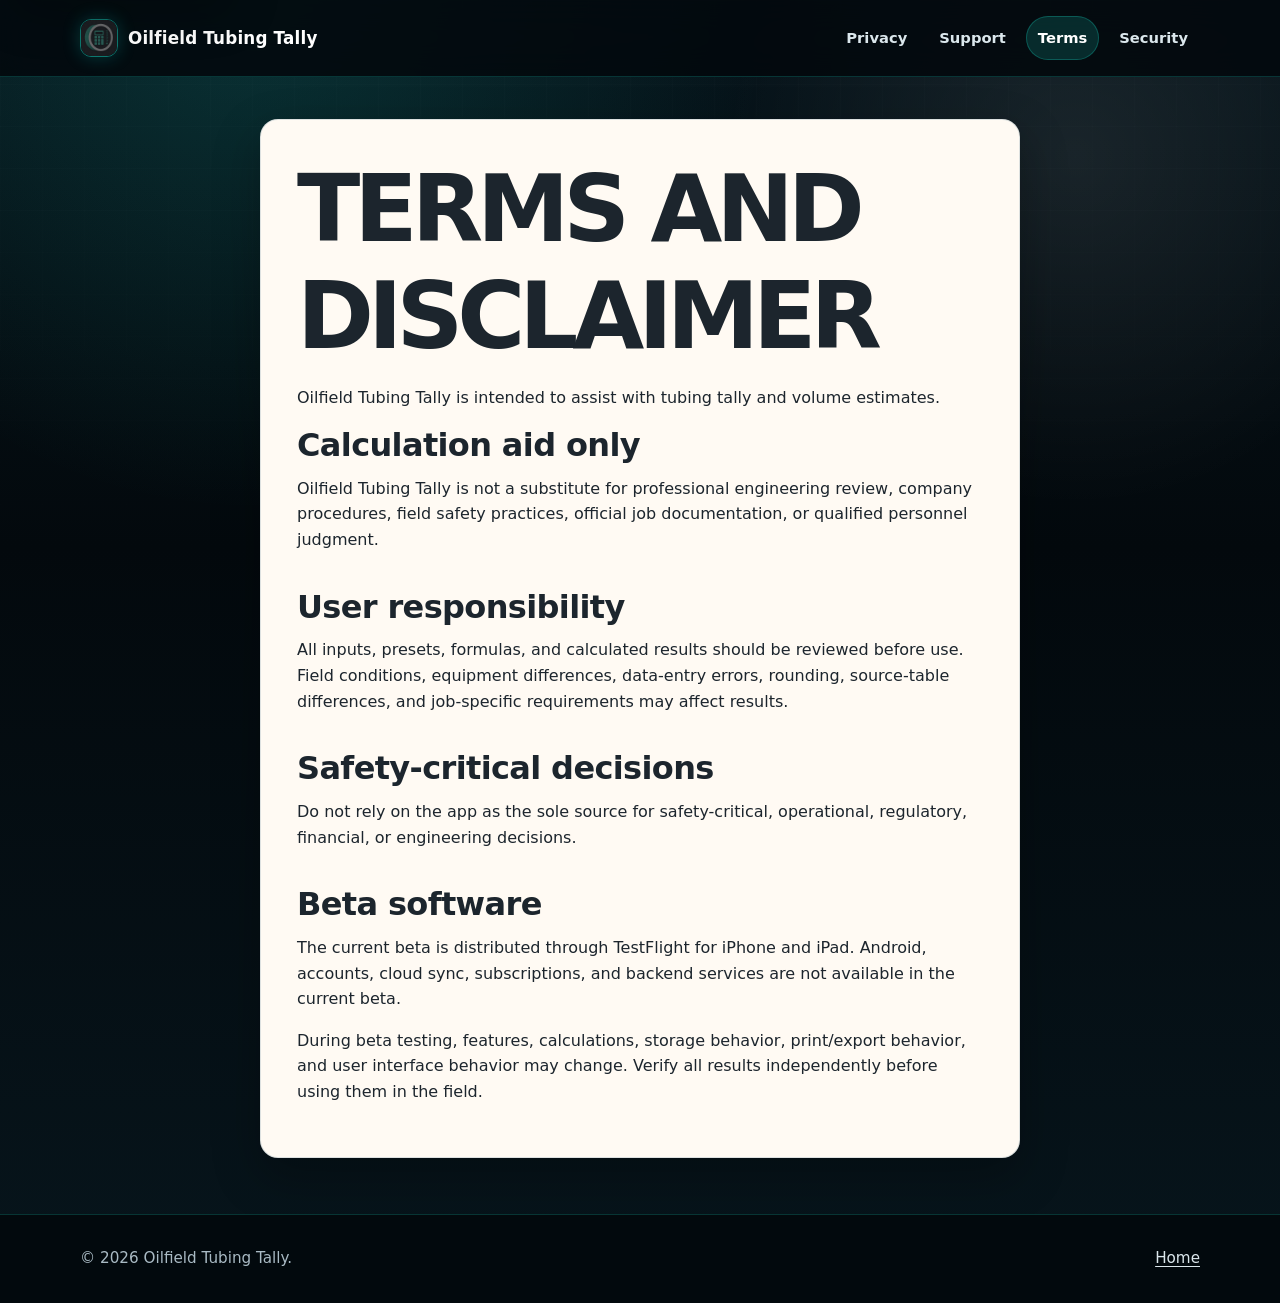
<file: terms.html>
<!doctype html>
<html lang="en">
  <head>
    <meta charset="utf-8" />
    <meta name="viewport" content="width=device-width, initial-scale=1" />
    <title>Terms and Disclaimer | Oilfield Tubing Tally</title>
    <meta name="description" content="Terms and disclaimer for Oilfield Tubing Tally." />
    <link rel="canonical" href="https://oilfieldtubingtally.com/terms.html" />
    <meta name="theme-color" content="#061015" />
    <meta property="og:type" content="website" />
    <meta property="og:site_name" content="Oilfield Tubing Tally" />
    <meta property="og:title" content="Terms and Disclaimer | Oilfield Tubing Tally" />
    <meta property="og:description" content="Terms and disclaimer for Oilfield Tubing Tally." />
    <meta property="og:url" content="https://oilfieldtubingtally.com/terms.html" />
    <meta property="og:image" content="https://oilfieldtubingtally.com/og-image.png" />
    <meta property="og:image:width" content="1200" />
    <meta property="og:image:height" content="630" />
    <meta property="og:image:alt" content="Oilfield Tubing Tally app icon and Job Info screen" />
    <meta name="twitter:card" content="summary_large_image" />
    <link rel="icon" href="favicon.ico" sizes="any" />
    <link rel="apple-touch-icon" href="apple-touch-icon.png" />
    <link rel="stylesheet" href="styles.css" />
  </head>
  <body>
    <a class="skip-link" href="#main-content">Skip to main content</a>
    <header class="site-header">
      <div class="container header-inner">
       <a class="site-title" href="index.html" aria-label="Oilfield Tubing Tally home">
          <img class="site-title-icon" src="app-icon.webp" width="360" height="360" alt="" aria-hidden="true" />
          <span>Oilfield Tubing Tally</span>
        </a>
        <nav class="site-nav" aria-label="Main navigation">
          <a href="privacy.html">Privacy</a>
          <a href="support.html">Support</a>
          <a href="terms.html" aria-current="page">Terms</a>
          <a href="security.html">Security</a>
        </nav>
      </div>
    </header>

    <main class="container page-content narrow" id="main-content" tabindex="-1">
      <article class="card document">
        <h1>Terms and Disclaimer</h1>
        <p>
          Oilfield Tubing Tally is intended to assist with tubing tally and volume
          estimates.
        </p>

        <h2>Calculation aid only</h2>
        <p>
          Oilfield Tubing Tally is not a substitute for professional engineering
          review, company procedures, field safety practices, official job
          documentation, or qualified personnel judgment.
        </p>

        <h2>User responsibility</h2>
        <p>
          All inputs, presets, formulas, and calculated results should be reviewed
          before use. Field conditions, equipment differences, data-entry errors,
          rounding, source-table differences, and job-specific requirements may
          affect results.
        </p>

        <h2>Safety-critical decisions</h2>
        <p>
          Do not rely on the app as the sole source for safety-critical,
          operational, regulatory, financial, or engineering decisions.
        </p>

        <h2>Beta software</h2>
        <p>
          The current beta is distributed through TestFlight for iPhone and iPad.
          Android, accounts, cloud sync, subscriptions, and backend services are not
          available in the current beta.
        </p>
        <p>
          During beta testing, features, calculations, storage behavior,
          print/export behavior, and user interface behavior may change. Verify all
          results independently before using them in the field.
        </p>
      </article>
    </main>

    <footer class="site-footer">
      <div class="container footer-inner">
        <p>&copy; 2026 Oilfield Tubing Tally.</p>
        <p><a href="index.html">Home</a></p>
      </div>
    </footer>
  </body>
</html>
</file>
<file: styles.css>
:root {
  --color-bg: #061015;
  --color-bg-deep: #03090d;
  --color-surface: #0f1b23;
  --color-surface-strong: #14242e;
  --color-surface-light: #fffaf3;
  --color-text: #f4f7f8;
  --color-text-dark: #1c252d;
  --color-muted: #a9bac4;
  --color-muted-dark: #5f6f7b;
  --color-border: rgba(133, 158, 172, 0.28);
  --color-border-light: #d8e0e5;
  --color-accent: #0f8f82;
  --color-accent-bright: #18d2c0;
  --color-accent-dark: #0a5f57;
  --color-danger: #9e2017;
  --color-warning-bg: #e6f0ee;
  --shadow-soft: 0 18px 48px rgba(0, 0, 0, 0.28);
  --shadow-glow: 0 0 38px rgba(24, 210, 192, 0.28);
  --radius-xl: 26px;
  --radius-lg: 18px;
  --radius-md: 12px;
  --content-width: 1120px;
  --document-width: 760px;

}


/* How it works timeline */
.how-it-works {
  padding: clamp(24px, 4vw, 38px);
  text-align: center;
}

.how-it-works > .eyebrow {
  margin: 0 0 1.75rem;
  color: var(--color-text-dark);
  font-size: clamp(1.35rem, 2vw, 1.9rem);
  font-weight: 900;
  letter-spacing: 0.12em;
}

.how-it-works .steps {
  position: relative;
  display: grid;
  grid-template-columns: repeat(4, minmax(0, 1fr));
  gap: clamp(1rem, 3vw, 2.5rem);
  padding: 0;
  text-align: center;
}

.how-it-works .step {
  position: relative;
  display: flex;
  flex-direction: column;
  align-items: center;
  text-align: center;
}

.how-it-works .step:not(:last-child)::after {
  content: "";
  position: absolute;
  top: 2.75rem;
  left: calc(50% + 3.1rem);
  z-index: 0;
  width: calc(100% - 6.2rem);
  border-top: 3px dashed rgba(8, 42, 47, 0.55);
}

.step-icon-wrap {
  position: relative;
  z-index: 1;
  display: inline-flex;
  margin-bottom: 1.15rem;
}

.how-it-works .step-icon {
  display: grid;
  width: 5.5rem;
  height: 5.5rem;
  margin: 0;
  place-items: center;
  color: var(--color-accent-bright);
  background: #021218;
  border: 3px solid rgba(255, 255, 255, 0.78);
  border-radius: 999px;
  box-shadow: 0 0.7rem 1.35rem rgba(2, 18, 24, 0.25);
}

.how-it-works .step-number {
  position: absolute;
  top: 0.4rem;
  right: -0.55rem;
  display: grid;
  width: 2.1rem;
  height: 2.1rem;
  margin: 0;
  place-items: center;
  color: #ffffff;
  background: var(--color-accent-dark);
  border: 2px solid rgba(255, 255, 255, 0.85);
  border-radius: 999px;
  font-size: 1rem;
  font-weight: 900;
  line-height: 1;
  box-shadow: 0 0.35rem 0.8rem rgba(2, 18, 24, 0.25);
}

.how-it-works .step h3 {
  margin: 0 0 0.55rem;
  color: var(--color-text-dark);
  font-size: clamp(1.05rem, 1.7vw, 1.25rem);
}

.how-it-works .step p {
  max-width: 16rem;
  margin: 0;
  color: var(--color-muted-dark);
}

@media (max-width: 940px) {
  .how-it-works .steps {
    grid-template-columns: repeat(2, minmax(0, 1fr));
    row-gap: 2.5rem;
  }

  .how-it-works .step:not(:last-child)::after {
    display: none;
  }
}

@media (max-width: 720px) {
  .how-it-works .steps {
    grid-template-columns: 1fr;
  }

  .how-it-works .step-icon {
    width: 5.25rem;
    height: 5.25rem;
  }
}

* {
  box-sizing: border-box;
}

html {
  min-height: 100%;
  scroll-behavior: smooth;
}

@media (prefers-reduced-motion: reduce) {
  html {
    scroll-behavior: auto;
  }
}

[id] {
  scroll-margin-top: 96px;
}

@media (max-width: 720px) {
  [id] {
    scroll-margin-top: 190px;
  }
}

body {
  min-height: 100%;
  margin: 0;
  font-family: system-ui, -apple-system, BlinkMacSystemFont, "Segoe UI", sans-serif;
  line-height: 1.6;
  color: var(--color-text);
  background:
    radial-gradient(circle at 20% 0%, rgba(24, 210, 192, 0.16), transparent 32rem),
    radial-gradient(circle at 84% 12%, rgba(255, 255, 255, 0.08), transparent 22rem),
    linear-gradient(180deg, #07151c 0%, var(--color-bg-deep) 42%, #07151c 100%);
}

body::before {
  position: fixed;
  inset: 0;
  z-index: -1;
  pointer-events: none;
  content: "";
  background:
    linear-gradient(rgba(255, 255, 255, 0.018) 1px, transparent 1px),
    linear-gradient(90deg, rgba(255, 255, 255, 0.014) 1px, transparent 1px);
  background-size: 42px 42px;
  mask-image: linear-gradient(to bottom, rgba(0, 0, 0, 0.75), transparent 78%);
}

a {
  color: var(--color-accent-bright);
  text-decoration-thickness: 0.08em;
  text-underline-offset: 0.18em;
}

a:hover,
a:focus-visible {
  color: #ffffff;
}

a:focus-visible {
  outline: 3px solid var(--color-accent-bright);
  outline-offset: 3px;
}

.document a:focus-visible {
  outline-color: var(--color-accent-dark);
}

.visually-hidden {
  position: absolute;
  width: 1px;
  height: 1px;
  padding: 0;
  margin: -1px;
  overflow: hidden;
  clip: rect(0, 0, 0, 0);
  clip-path: inset(50%);
  white-space: nowrap;
  border: 0;
}

.skip-link {
  position: fixed;
  top: 12px;
  left: 12px;
  z-index: 100;
  display: inline-flex;
  align-items: center;
  min-height: 44px;
  padding: 8px 14px;
  color: #ffffff;
  font-weight: 800;
  text-decoration: none;
  background: var(--color-accent-dark);
  border: 2px solid #ffffff;
  border-radius: var(--radius-md);
  box-shadow: var(--shadow-soft);
  transform: translateY(calc(-100% - 20px));
}

.skip-link:focus,
.skip-link:focus-visible {
  color: #ffffff;
  outline: 3px solid var(--color-accent-bright);
  outline-offset: 3px;
  transform: translateY(0);
}

img {
  max-width: 100%;
  height: auto;
}

.container {
  width: min(100% - 32px, var(--content-width));
  margin-inline: auto;
}

.narrow {
  max-width: var(--document-width);
}

.site-header {
  position: sticky;
  top: 0;
  z-index: 20;
  color: #ffffff;
  background: rgba(3, 9, 13, 0.88);
  border-bottom: 1px solid rgba(24, 210, 192, 0.22);
  backdrop-filter: blur(16px);
}

.header-inner {
  display: flex;
  align-items: center;
  justify-content: space-between;
  gap: 24px;
  padding: 16px 0;
}

.site-title {
  display: inline-flex;
  align-items: center;
  gap: 10px;
  color: #ffffff;
  font-size: 1.05rem;
  font-weight: 850;
  letter-spacing: 0.01em;
  text-decoration: none;
}

.site-title-icon {
  width: 38px;
  height: 38px;
  border: 1px solid rgba(24, 210, 192, 0.55);
  border-radius: 11px;
  object-fit: cover;
  box-shadow: 0 0 18px rgba(24, 210, 192, 0.24);
  flex: 0 0 auto;
}

.site-title:hover,
.site-title:focus-visible {
  color: #ffffff;
}

.site-nav {
  display: flex;
  align-items: center;
  flex-wrap: wrap;
  gap: 8px;
}

.site-nav a {
  display: inline-flex;
  align-items: center;
  min-height: 44px;
  color: #dbe7ec;
  border-radius: 999px;
  padding: 8px 12px;
  font-size: 0.92rem;
  font-weight: 700;
  text-decoration: none;
}

.site-nav a:hover,
.site-nav a:focus-visible,
.site-nav a[aria-current="page"] {
  color: #ffffff;
  background: rgba(24, 210, 192, 0.16);
  box-shadow: inset 0 0 0 1px rgba(24, 210, 192, 0.28);
}

.page-content {
  padding: 42px 0 56px;
}

.card {
  background: linear-gradient(180deg, rgba(20, 36, 46, 0.94), rgba(10, 21, 28, 0.94));
  border: 1px solid var(--color-border);
  border-radius: var(--radius-lg);
  box-shadow: var(--shadow-soft);
  padding: clamp(22px, 4vw, 36px);
}

.hero {
  margin-bottom: 24px;
}

.landing-hero,
.hero.card {
  position: relative;
  overflow: hidden;
  min-height: 520px;
  padding: clamp(28px, 6vw, 72px);
  background:
    linear-gradient(90deg, rgba(3, 9, 13, 0.96) 0%, rgba(6, 16, 21, 0.9) 48%, rgba(6, 16, 21, 0.58) 100%),
    radial-gradient(circle at 78% 28%, rgba(24, 210, 192, 0.18), transparent 24rem),
    linear-gradient(180deg, #0d1a22 0%, #071117 100%);
}

.landing-hero::after,
.hero.card::after {
  position: absolute;
  right: -8%;
  bottom: -22%;
  width: 62%;
  height: 58%;
  content: "";
  background: radial-gradient(ellipse at center, rgba(255, 255, 255, 0.11), rgba(255, 255, 255, 0.03) 38%, transparent 68%);
  transform: rotate(-8deg);
}

.hero-grid {
  position: relative;
  z-index: 1;
  display: grid;
  grid-template-columns: minmax(0, 1fr) minmax(260px, 420px);
  align-items: center;
  gap: clamp(28px, 6vw, 72px);
}

.hero-copy {
  max-width: 610px;
}

.hero-brand-row {
  display: flex;
  align-items: center;
  gap: 24px;
  margin-bottom: 28px;
}

.hero-logo,
.app-icon-large {
  width: clamp(96px, 16vw, 152px);
  border: 2px solid rgba(24, 210, 192, 0.8);
  border-radius: 28px;
  box-shadow: var(--shadow-glow);
}

.hero-visual {
  position: relative;
  display: grid;
  place-items: center;
}

.hero-phone,
.hero-screenshot {
  width: min(100%, 360px);
  max-height: 620px;
  object-fit: contain;
  border-radius: 34px;
  box-shadow: 0 30px 70px rgba(0, 0, 0, 0.45), 0 0 36px rgba(24, 210, 192, 0.16);
  transform: rotate(5deg);
}

.eyebrow {
  margin: 0 0 8px;
  color: var(--color-accent-bright);
  font-size: 0.82rem;
  font-weight: 850;
  letter-spacing: 0.14em;
  text-transform: uppercase;
}

h1,
h2,
h3 {
  line-height: 1.15;
}

h1 {
  margin: 0 0 16px;
  max-width: 820px;
  font-size: clamp(2.6rem, 8vw, 5.8rem);
  letter-spacing: -0.065em;
  text-transform: uppercase;
}

h1 strong,
.accent-text {
  color: var(--color-accent-bright);
}

h2 {
  margin: 36px 0 12px;
  font-size: clamp(1.35rem, 3vw, 2rem);
  letter-spacing: -0.02em;
}

h3 {
  margin: 0 0 8px;
  font-size: 1.08rem;
}

.card h2:first-child,
.document h2:first-of-type {
  margin-top: 0;
}

p {
  margin: 0 0 16px;
}

.lead {
  max-width: 760px;
  color: var(--color-muted);
  font-size: clamp(1.1rem, 2.4vw, 1.38rem);
}

.hero .lead,
.landing-hero .lead {
  max-width: 560px;
  color: #dbe7ec;
}

.hero-note {
  max-width: 560px;
  margin: 16px 0 0;
  color: var(--color-muted);
  font-size: 0.9rem;
}

.grid {
  display: grid;
  gap: 24px;
  margin-bottom: 24px;
}

.two-column {
  grid-template-columns: repeat(2, minmax(0, 1fr));
}

.feature-strip,
.feature-grid {
  display: grid;
  grid-template-columns: repeat(4, minmax(0, 1fr));
  gap: 1px;
  margin: 24px auto;
  overflow: hidden;
  border: 1px solid var(--color-border);
  border-radius: var(--radius-lg);
  background: rgba(133, 158, 172, 0.28);
  box-shadow: var(--shadow-soft);
}

.feature-card,
.feature-strip > * {
  min-height: 190px;
  padding: 28px 24px;
  text-align: center;
  background: rgba(7, 17, 23, 0.95);
}

.feature-icon {
  display: grid;
  width: 54px;
  height: 54px;
  margin: 0 auto 14px;
  place-items: center;
  color: var(--color-accent-bright);
  border: 1px solid rgba(24, 210, 192, 0.45);
  border-radius: 16px;
  background: rgba(24, 210, 192, 0.08);
}

.feature-card p,
.feature-strip p {
  color: var(--color-muted);
  font-size: 0.95rem;
}

.light-panel,
.how-it-works,
.screenshot-panel,
.beta-panel {
  color: var(--color-text-dark);
  background: var(--color-surface-light);
  border: 1px solid rgba(255, 255, 255, 0.55);
  border-radius: var(--radius-lg);
  box-shadow: var(--shadow-soft);
}

.light-panel h2,
.how-it-works h2,
.screenshot-panel h2,
.beta-panel h2 {
  color: var(--color-text-dark);
}

.light-panel + .light-panel,
.how-it-works + .screenshot-panel,
.screenshot-panel + .report-section,
.report-section + .beta-panel {
  margin-top: 24px;
}

.steps,
.how-steps {
  display: grid;
  grid-template-columns: repeat(4, minmax(0, 1fr));
  gap: 18px;
  padding: clamp(22px, 4vw, 34px);
  text-align: center;
}

.step,
.how-step {
  position: relative;
}

.step-number,
.step-icon {
  display: grid;
  width: 52px;
  height: 52px;
  margin: 0 auto 14px;
  place-items: center;
  color: #ffffff;
  font-weight: 850;
  border-radius: 50%;
  background: var(--color-accent-dark);
  box-shadow: 0 0 0 6px rgba(15, 143, 130, 0.12);
}

.screenshot-grid {
  display: grid;
  grid-template-columns: repeat(5, minmax(0, 1fr));
  gap: 18px;
  padding: clamp(20px, 3vw, 28px);
}

.screenshot-card,
.phone-shot-card {
  display: grid;
  gap: 12px;
  text-align: center;
}

.screenshot-card img,
.phone-shot {
  width: 100%;
  aspect-ratio: 9 / 18.5;
  object-fit: cover;
  object-position: top center;
  border: 1px solid var(--color-border-light);
  border-radius: 26px;
  background: #ffffff;
  box-shadow: 0 14px 26px rgba(0, 0, 0, 0.18);
}

.screenshot-card h3,
.phone-shot-card h3 {
  color: var(--color-text-dark);
  font-size: 0.96rem;
}

.report-section {
  display: grid;
  grid-template-columns: minmax(230px, 0.75fr) minmax(0, 1.35fr);
  align-items: center;
  gap: clamp(24px, 5vw, 54px);
  overflow: hidden;
  margin: 24px auto;
  padding: clamp(26px, 5vw, 46px);
}

.report-images {
  display: grid;
  grid-template-columns: repeat(2, minmax(0, 1fr));
  gap: 16px;
  transform: rotate(-3deg);
}

.report-images img,
.report-preview {
  width: 100%;
  border: 8px solid #ffffff;
  border-radius: 4px;
  background: #ffffff;
  box-shadow: 0 24px 40px rgba(0, 0, 0, 0.32);
}

.check-list {
  display: grid;
  gap: 8px;
  margin: 0;
  padding: 0;
  list-style: none;
}

.check-list li::before {
  margin-right: 8px;
  color: var(--color-accent-bright);
  content: "✓";
}

.beta-panel {
  display: grid;
  grid-template-columns: minmax(220px, 0.8fr) minmax(0, 1.2fr);
  gap: clamp(24px, 5vw, 48px);
  padding: clamp(24px, 4vw, 40px);
}

.beta-panel p,
.how-it-works p,
.screenshot-panel p,
.light-panel p {
  color: var(--color-muted-dark);
}

.beta-panel .eyebrow {
  color: var(--color-accent-dark);
}

.install-steps {
  display: grid;
  gap: 16px;
  margin: 0;
  padding: 0;
  list-style: none;
  counter-reset: install;
}

.install-steps li {
  display: grid;
  grid-template-columns: 38px 1fr;
  gap: 14px;
  align-items: start;
  counter-increment: install;
}

.install-steps li::before {
  display: grid;
  width: 32px;
  height: 32px;
  place-items: center;
  color: #ffffff;
  font-weight: 850;
  border-radius: 50%;
  background: var(--color-accent-dark);
  content: counter(install);
}

.tester-actions {
  display: grid;
  grid-template-columns: 1fr;
  gap: 16px;
  margin-top: 28px;
}

.tester-card {
  display: grid;
  grid-template-columns: auto minmax(0, 1fr) auto;
  gap: 18px;
  align-items: center;
  min-height: 100%;
  padding: 18px 20px;
  color: var(--color-text-dark);
  background: linear-gradient(180deg, #ffffff, #f1f7f6);
  border: 1px solid rgba(15, 143, 130, 0.2);
  border-radius: var(--radius-lg);
  box-shadow: 0 14px 28px rgba(2, 18, 24, 0.08);
}

.tester-card-icon {
  display: grid;
  width: 54px;
  height: 54px;
  place-items: center;
  color: var(--color-accent-dark);
  background: rgba(15, 143, 130, 0.1);
  border: 1px solid rgba(15, 143, 130, 0.18);
  border-radius: 18px;
}

.tester-card-copy {
  min-width: 0;
}

.tester-card h3 {
  margin: 0 0 8px;
  color: var(--color-text-dark);
  font-size: 1rem;
}

.tester-card p {
  margin: 0;
  color: var(--color-muted-dark);
  font-size: 0.94rem;
  line-height: 1.5;
}

.tester-button {
  width: max-content;
  min-width: 180px;
  min-height: 44px;
  padding-inline: 14px;
  font-size: 0.92rem;
  white-space: normal;
  text-align: center;
}

.feedback-band {
  display: grid;
  grid-template-columns: minmax(0, 1fr) minmax(220px, 300px);
  align-items: center;
  gap: clamp(1rem, 3vw, 2rem);
  margin-top: 24px;
  padding: 22px 28px;
  border: 1px solid rgba(24, 210, 192, 0.32);
  border-radius: var(--radius-lg);
  background: rgba(7, 17, 23, 0.88);
}

.feedback-copy {
  min-width: 0;
  display: grid;
  grid-template-columns: auto minmax(0, 1fr);
  align-items: center;
  gap: clamp(1rem, 2vw, 1.5rem);
  text-align: left;
}

.feedback-copy > div:last-child {
  min-width: 0;
}

.feedback-copy .eyebrow {
  margin-bottom: 0.45rem;
}

.feedback-copy p:last-child {
  max-width: 760px;
  margin: 0;
}

.feedback-icon {
  display: grid;
  width: clamp(4.5rem, 7vw, 5.75rem);
  height: clamp(4.5rem, 7vw, 5.75rem);
  place-items: center;
  color: var(--color-accent-bright);
  background: transparent;
  border: 0;
  border-radius: 0;
}

.feedback-icon svg {
  display: block;
  width: 100%;
  height: 100%;
  filter: drop-shadow(0 0.45rem 0.9rem rgba(0, 201, 187, 0.22));
}

.feedback-button {
  display: inline-flex;
  align-items: center;
  justify-content: center;
  gap: 0.65rem;
  width: 100%;
  max-width: 300px;
  justify-self: end;
  white-space: nowrap;
}

.feedback-button svg {
  flex: 0 0 auto;
}

.warning-card {
  color: var(--color-text-dark);
  background: var(--color-warning-bg);
  border-color: #bad1cd;
}

.button-row {
  display: flex;
  flex-wrap: wrap;
  gap: 12px;
  margin-top: 28px;
}

.button {
  display: inline-flex;
  align-items: center;
  justify-content: center;
  min-height: 46px;
  border: 1px solid rgba(24, 210, 192, 0.72);
  border-radius: var(--radius-md);
  padding: 10px 18px;
  color: #ffffff;
  font-weight: 800;
  text-decoration: none;
  background: rgba(15, 143, 130, 0.12);
  box-shadow: 0 12px 24px rgba(0, 0, 0, 0.18);
}

.button.primary {
  background: var(--color-accent-dark);
  border-color: rgba(24, 210, 192, 0.9);
  color: #ffffff;
}

.button.primary:hover,
.button.primary:focus-visible {
  color: #ffffff;
  background: #073f3a;
  border-color: var(--color-accent-bright);
  box-shadow: 0 0 0 3px rgba(24, 210, 192, 0.22), 0 14px 28px rgba(0, 0, 0, 0.24);
  transform: translateY(-1px);
}

.button.primary:active {
  color: #ffffff;
  background: #052f2b;
  border-color: var(--color-accent-bright);
  box-shadow: 0 0 0 2px rgba(24, 210, 192, 0.18), 0 8px 18px rgba(0, 0, 0, 0.22);
  transform: translateY(1px);
}

.button:hover,
.button:focus-visible {
  background: var(--color-accent-dark);
  border-color: var(--color-accent-bright);
  color: #ffffff;
}

.light-panel .button,
.beta-panel .button,
.how-it-works .button,
.screenshot-panel .button {
  color: var(--color-accent-dark);
}

.light-panel .button:not(.primary):hover,
.light-panel .button:not(.primary):focus-visible,
.light-panel .button:not(.primary):active,
.beta-panel .button:not(.primary):hover,
.beta-panel .button:not(.primary):focus-visible,
.beta-panel .button:not(.primary):active,
.how-it-works .button:not(.primary):hover,
.how-it-works .button:not(.primary):focus-visible,
.how-it-works .button:not(.primary):active,
.screenshot-panel .button:not(.primary):hover,
.screenshot-panel .button:not(.primary):focus-visible,
.screenshot-panel .button:not(.primary):active {
  color: #ffffff;
  background: var(--color-accent-dark);
  border-color: var(--color-accent-bright);
}

.light-panel .button.primary,
.beta-panel .button.primary,
.how-it-works .button.primary,
.screenshot-panel .button.primary {
  color: #ffffff;
}

.link-list {
  display: grid;
  gap: 10px;
  margin: 0;
  padding-left: 1.2rem;
}

.document {
  color: var(--color-text-dark);
  background: var(--color-surface-light);
}

.document a {
  color: var(--color-accent-dark);
}

.document ul {
  padding-left: 1.3rem;
}

.document li {
  margin-bottom: 8px;
}

.site-footer {
  color: var(--color-muted);
  background: rgba(3, 9, 13, 0.92);
  border-top: 1px solid rgba(24, 210, 192, 0.22);
}

.footer-inner {
  display: flex;
  align-items: center;
  justify-content: space-between;
  gap: 16px;
  padding: 22px 0;
  font-size: 0.95rem;
}

.footer-inner p {
  margin: 0;
}

.footer-nav {
  display: flex;
  flex-wrap: wrap;
  gap: 0.65rem 1.25rem;
}

.footer-inner a {
  display: inline-flex;
  align-items: center;
  min-height: 44px;
  color: #dbe7ec;
  text-decoration-line: underline;
  text-decoration-thickness: 0.08em;
  text-underline-offset: 0.22em;
}

.footer-inner a:hover,
.footer-inner a:focus-visible {
  color: var(--color-accent-bright);
}

@media (max-width: 940px) {
  .hero-grid,
  .report-section,
  .beta-panel,
  .tester-actions {
    grid-template-columns: 1fr;
  }

  .hero-phone,
  .hero-screenshot {
    max-width: 320px;
    transform: rotate(0deg);
  }

  .feature-strip,
  .feature-grid,
  .steps,
  .how-steps {
    grid-template-columns: repeat(2, minmax(0, 1fr));
  }

  .screenshot-grid {
    grid-template-columns: repeat(2, minmax(0, 1fr));
  }
}

@media (max-width: 720px) {
  .header-inner,
  .footer-inner {
    align-items: flex-start;
    flex-direction: column;
  }

  .site-title-icon {
    width: 32px;
    height: 32px;
  }

  .site-nav {
    width: 100%;
    flex-wrap: nowrap;
    gap: clamp(4px, 1.4vw, 8px);
    overflow-x: auto;
    overscroll-behavior-inline: contain;
    scrollbar-width: none;
    -webkit-overflow-scrolling: touch;
  }

  .site-nav::-webkit-scrollbar {
    display: none;
  }

  .site-nav a {
    flex: 0 0 auto;
    padding-inline: clamp(8px, 2.2vw, 10px);
    font-size: clamp(0.78rem, 3.15vw, 0.92rem);
    white-space: nowrap;
  }

  .footer-nav {
    gap: 0.55rem 1rem;
  }

  .tester-actions {
    margin-top: 24px;
  }

  .tester-card {
    grid-template-columns: auto minmax(0, 1fr);
    gap: 14px;
    align-items: center;
    padding: 18px;
  }

  .tester-card-copy {
    display: contents;
  }

  .tester-card h3 {
    align-self: center;
    margin: 0;
  }

  .tester-card p,
  .tester-button {
    grid-column: 1 / -1;
  }

  .tester-button {
    width: 100%;
    min-width: 0;
  }

  .tester-card-icon {
    width: 48px;
    height: 48px;
  }

  .two-column,
  .feature-strip,
  .feature-grid,
  .steps,
  .how-steps {
    grid-template-columns: 1fr;
  }

  .report-images {
    grid-template-columns: repeat(2, minmax(0, 1fr));
  }

  .screenshot-grid {
    grid-template-columns: repeat(2, minmax(0, 1fr));
  }

  .screenshot-card:last-child {
    grid-column: 1 / -1;
    width: calc((100% - 18px) / 2);
    justify-self: center;
  }

  .landing-hero,
  .hero.card {
    min-height: auto;
  }

  .hero-brand-row {
    align-items: flex-start;
    flex-direction: column;
  }

  h1 {
    font-size: clamp(2.25rem, 13vw, 4rem);
  }
}


@media (max-width: 720px) {
  .feedback-band {
    grid-template-columns: 1fr;
    align-items: stretch;
    gap: 1.25rem;
    padding: 22px;
  }

  .feedback-copy {
    grid-template-columns: auto minmax(0, 1fr);
    grid-template-areas:
      "icon title"
      "body body";
    align-items: center;
    column-gap: 0.9rem;
    row-gap: 0.85rem;
  }

  .feedback-icon {
    grid-area: icon;
    width: 3.75rem;
    height: 3.75rem;
    place-self: center start;
  }

  .feedback-copy > div:last-child {
    display: contents;
  }

  .feedback-copy .eyebrow {
    grid-area: title;
    margin: 0;
    line-height: 1.25;
  }

  .feedback-copy p:last-child {
    grid-area: body;
    max-width: none;
    line-height: 1.55;
  }

  .feedback-button {
    width: 100%;
    max-width: none;
    justify-self: stretch;
  }
}

/* Center beta install panel content on desktop */
@media (min-width: 941px) {
  .beta-panel {
    grid-template-columns: minmax(0, 520px) minmax(0, 640px);
    justify-content: center;
    column-gap: clamp(3rem, 5vw, 5rem);
  }

  .beta-panel > div:first-child {
    justify-self: end;
    max-width: 520px;
  }

  .beta-panel > div:nth-child(2) {
    justify-self: start;
    max-width: 640px;
  }

  .beta-panel > .tester-actions {
    grid-column: 1 / -1;
    width: 100%;
    max-width: none;
    justify-self: stretch;
    gap: 12px;
    margin-top: 0;
  }

  .beta-panel > .tester-actions .tester-card {
    grid-template-columns: auto minmax(0, 1fr) minmax(190px, auto);
    gap: 16px;
    align-items: center;
    padding: 14px 18px;
    min-height: 0;
  }

  .beta-panel > .tester-actions .tester-card-icon {
    width: 46px;
    height: 46px;
    border-radius: 15px;
  }

  .beta-panel > .tester-actions .tester-card h3 {
    margin-bottom: 4px;
  }

  .beta-panel > .tester-actions .tester-card p {
    line-height: 1.42;
  }

  .beta-panel > .tester-actions .tester-button {
    min-height: 44px;
    padding-block: 8px;
  }
}
</file>
